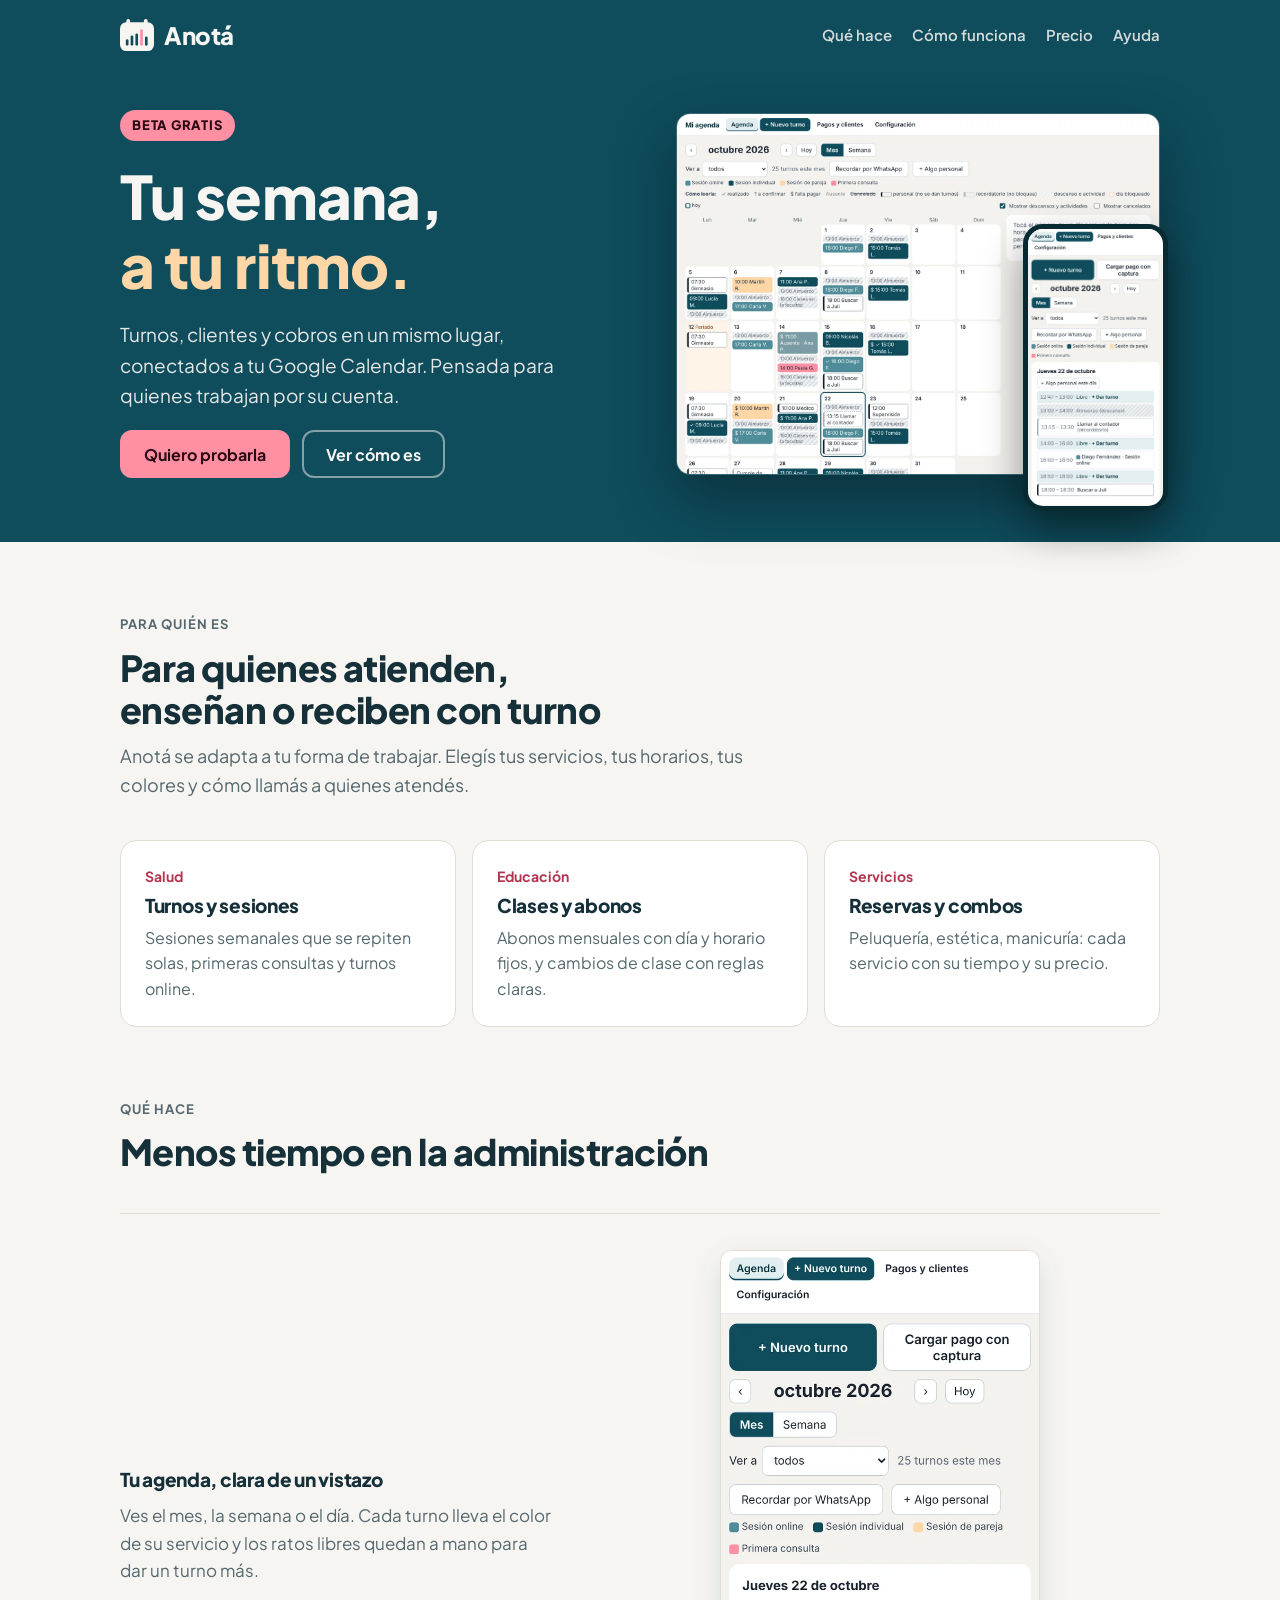
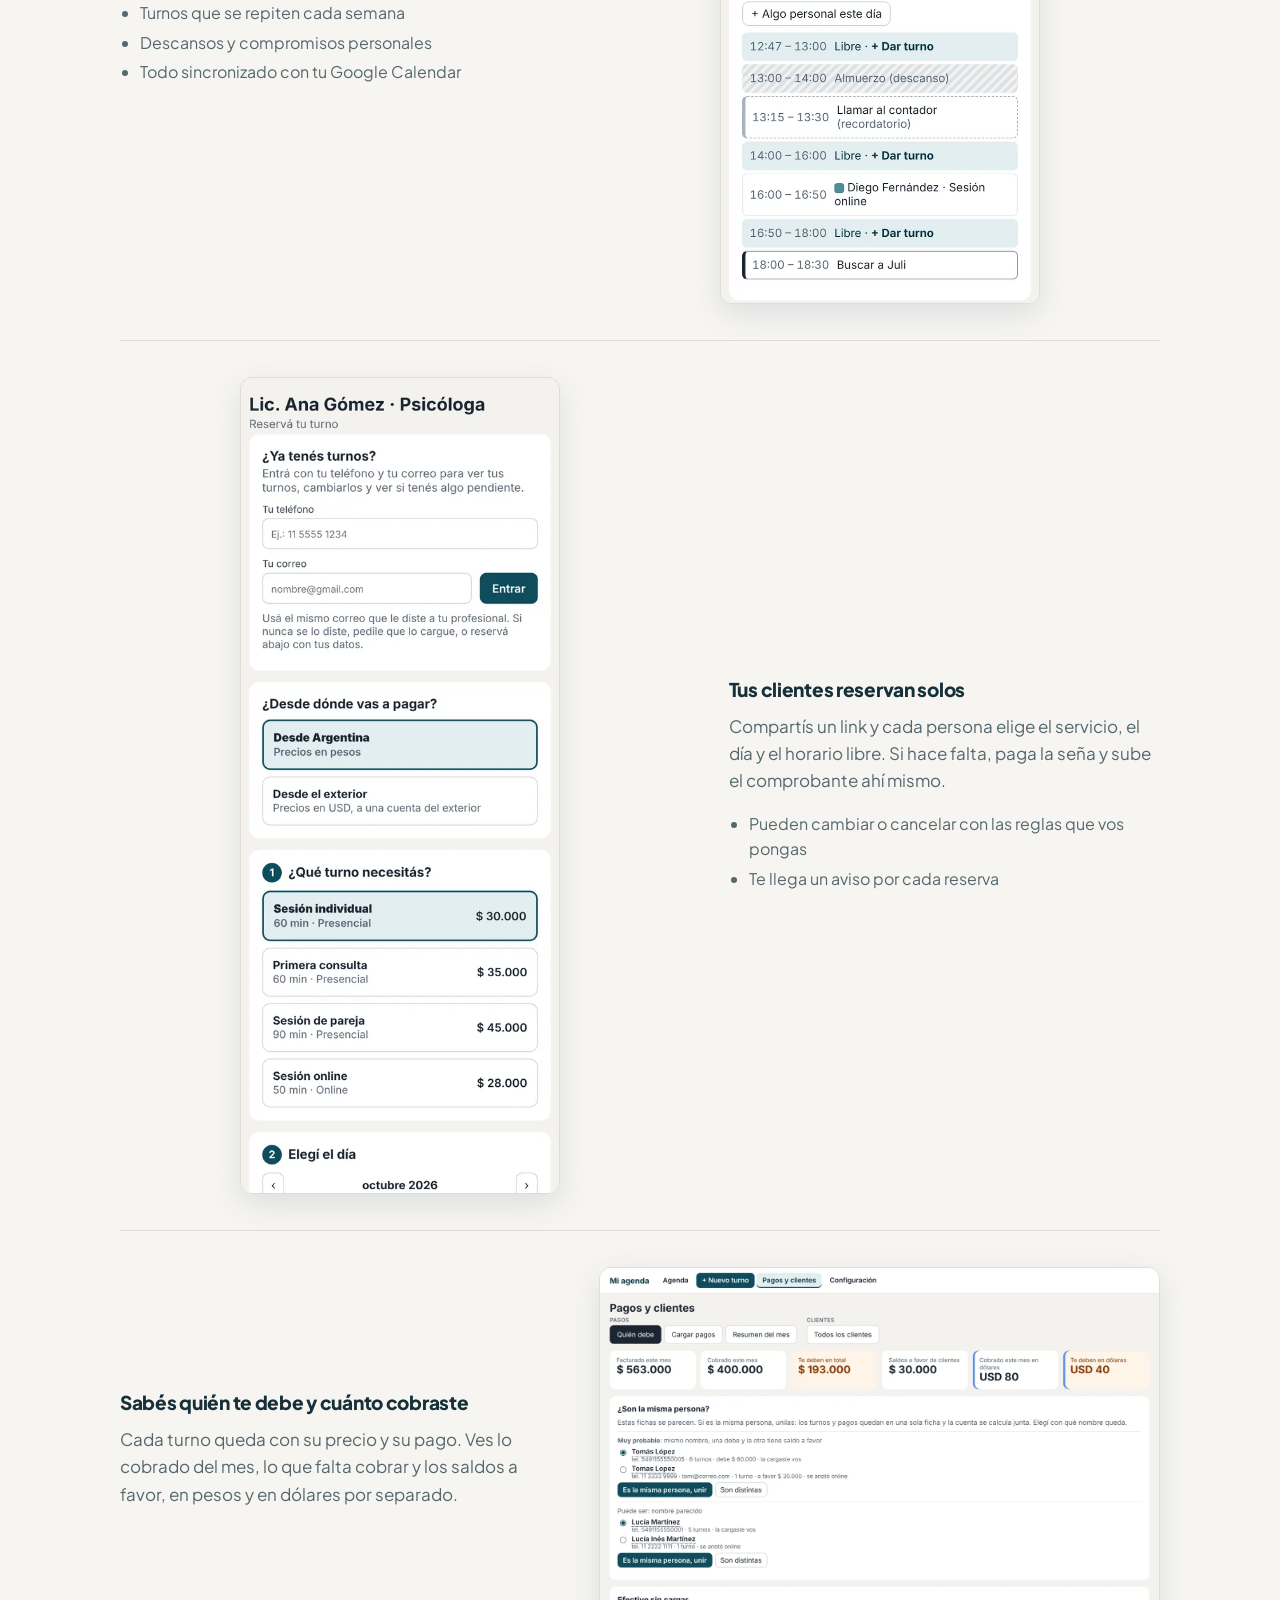
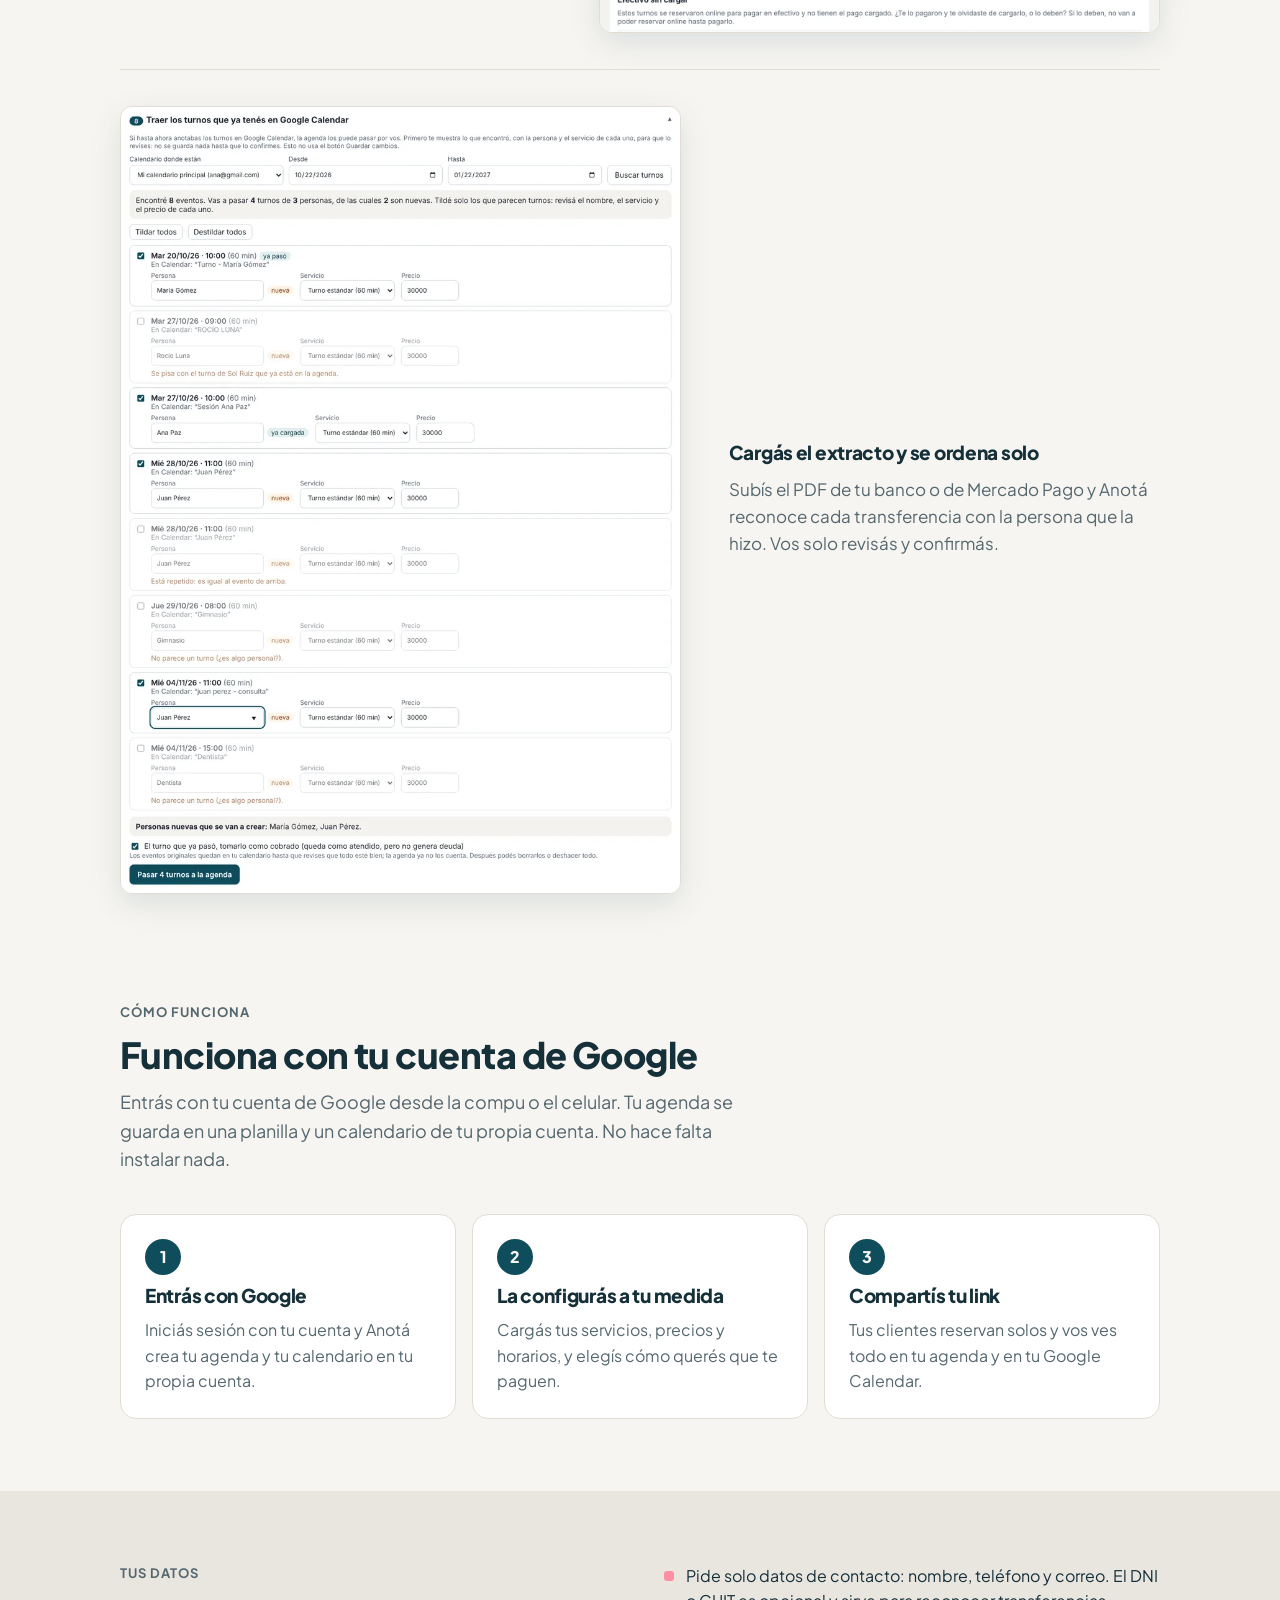
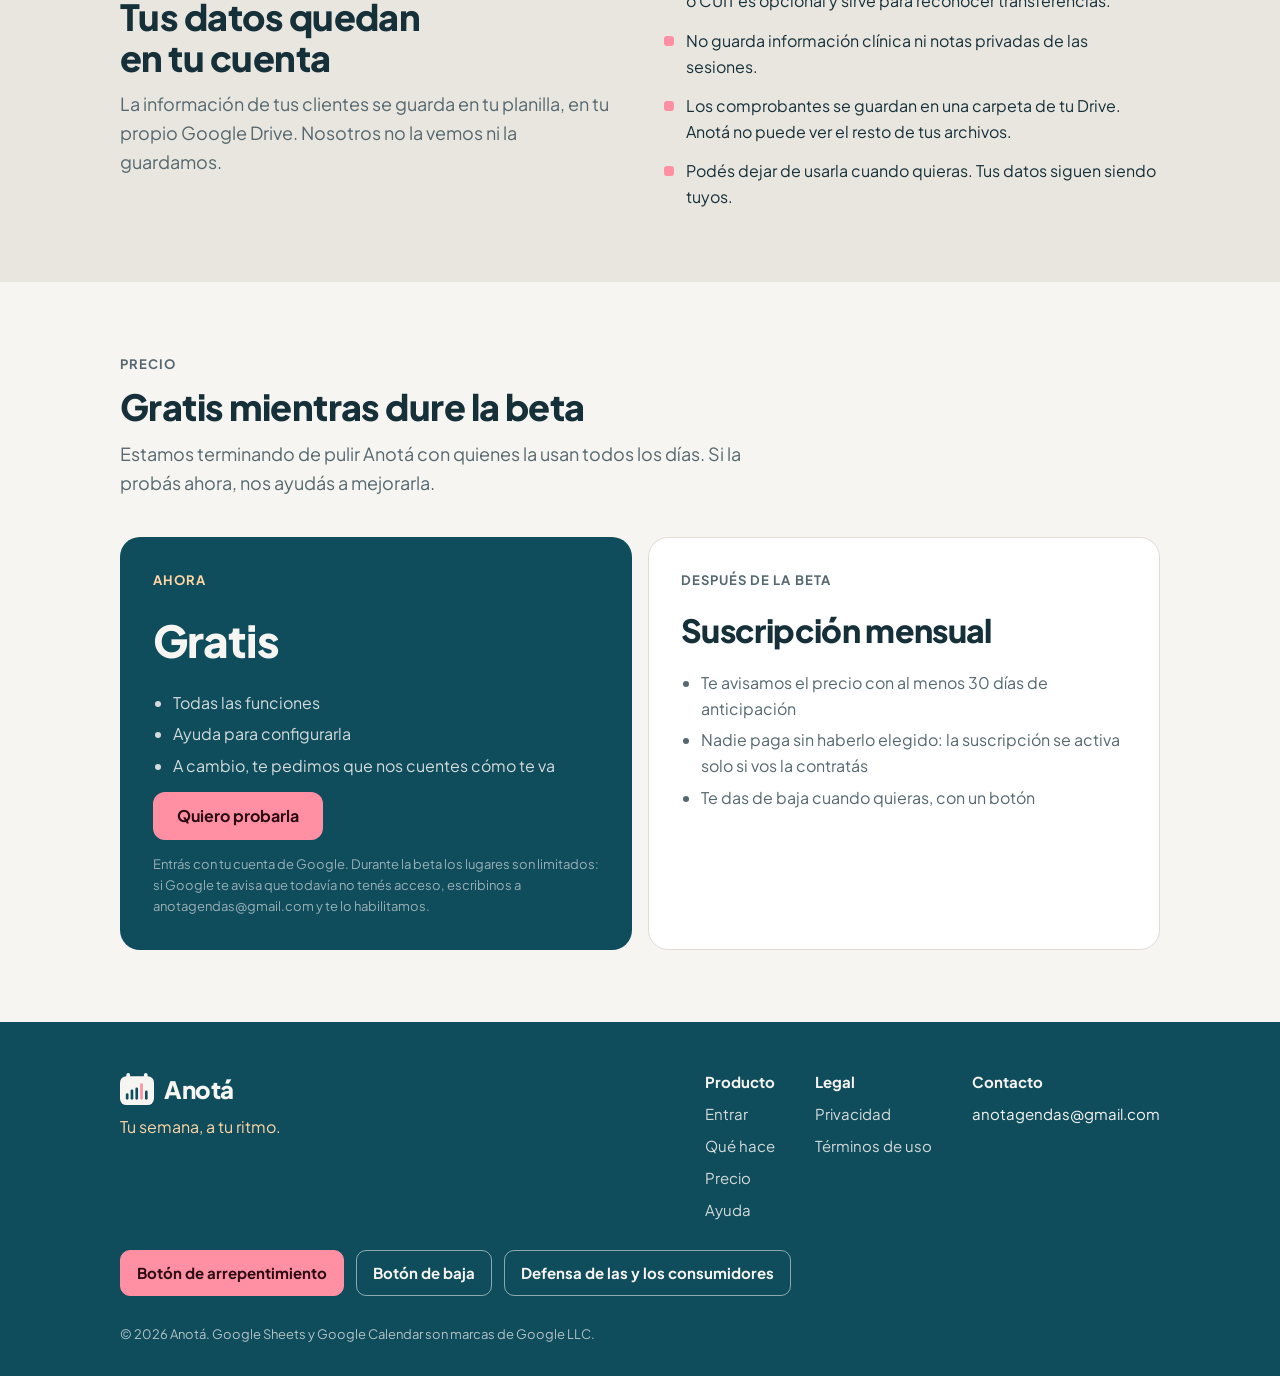
<file: index.html>
<!doctype html>
<html lang="es-AR">
<head>
<meta charset="utf-8">
<meta name="viewport" content="width=device-width, initial-scale=1, viewport-fit=cover">
<title>Anotá · Agenda para quienes trabajan por su cuenta</title>
<link rel="canonical" href="https://anota.ar/">
<meta name="description" content="Agenda, clientes y cobros en un mismo lugar, conectados a tu Google Calendar. Probala gratis durante la beta.">
<link rel="icon" href="logo.svg" type="image/svg+xml">
<link rel="preconnect" href="https://fonts.googleapis.com">
<link rel="preconnect" href="https://fonts.gstatic.com" crossorigin>
<link rel="stylesheet" href="https://fonts.googleapis.com/css2?family=Plus+Jakarta+Sans:wght@400;500;600;700;800&display=swap">
<link rel="stylesheet" href="estilos.css">
</head>
<body>

<header class="top">
  <div class="col">
    <a class="marca" href="index.html"><img src="logo-claro.svg" alt="">Anotá</a>
    <nav aria-label="Principal">
      <a href="#que-hace">Qué hace</a>
      <a href="#como-funciona">Cómo funciona</a>
      <a href="#precio">Precio</a>
      <a href="ayuda.html">Ayuda</a>
    </nav>
  </div>
</header>

<div class="hero">
  <div class="col">
    <div class="texto">
      <span class="beta-chip">Beta gratis</span>
      <h1>Tu semana,<br><span class="lema">a tu ritmo.</span></h1>
      <p class="bajada">Turnos, clientes y cobros en un mismo lugar, conectados a tu Google Calendar. Pensada para quienes trabajan por su cuenta.</p>
      <div class="acciones">
        <a class="btn btn-chicle" href="app/">Quiero probarla</a>
        <a class="btn btn-claro" href="#que-hace">Ver cómo es</a>
      </div>
    </div>
    <div class="pantallas">
      <img class="escritorio" src="img/agenda.webp" width="1400" height="1046" alt="Vista del mes en Anotá: cada turno con el color de su servicio, descansos y compromisos personales.">
      <img class="celular" src="img/agenda-celular.webp" width="600" height="1230" alt="Anotá en el celular: el día hora por hora, con los ratos libres para dar turnos.">
    </div>
  </div>
</div>

<main>
  <section>
    <div class="col">
      <div class="cabeza">
        <span class="eyebrow">Para quién es</span>
        <h2>Para quienes atienden, enseñan o reciben con turno</h2>
        <p>Anotá se adapta a tu forma de trabajar. Elegís tus servicios, tus horarios, tus colores y cómo llamás a quienes atendés.</p>
      </div>
      <div class="rubros">
        <div class="rubro"><span class="ej">Salud</span><h3>Turnos y sesiones</h3><p>Sesiones semanales que se repiten solas, primeras consultas y turnos online.</p></div>
        <div class="rubro"><span class="ej">Educación</span><h3>Clases y abonos</h3><p>Abonos mensuales con día y horario fijos, y cambios de clase con reglas claras.</p></div>
        <div class="rubro"><span class="ej">Servicios</span><h3>Reservas y combos</h3><p>Peluquería, estética, manicuría: cada servicio con su tiempo y su precio.</p></div>
      </div>
    </div>
  </section>

  <section id="que-hace" style="padding-top:0">
    <div class="col">
      <div class="cabeza">
        <span class="eyebrow">Qué hace</span>
        <h2>Menos tiempo en la administración</h2>
      </div>

      <div class="funcion">
        <div class="f-texto">
          <h3>Tu agenda, clara de un vistazo</h3>
          <p>Ves el mes, la semana o el día. Cada turno lleva el color de su servicio y los ratos libres quedan a mano para dar un turno más.</p>
          <ul><li>Turnos que se repiten cada semana</li><li>Descansos y compromisos personales</li><li>Todo sincronizado con tu Google Calendar</li></ul>
        </div>
        <div class="f-img angosta"><img src="img/agenda-celular.webp" width="600" height="1230" loading="lazy" alt="El día hora por hora en el celular, con los ratos libres para dar turnos."></div>
      </div>

      <div class="funcion invertida">
        <div class="f-texto">
          <h3>Tus clientes reservan solos</h3>
          <p>Compartís un link y cada persona elige el servicio, el día y el horario libre. Si hace falta, paga la seña y sube el comprobante ahí mismo.</p>
          <ul><li>Pueden cambiar o cancelar con las reglas que vos pongas</li><li>Te llega un aviso por cada reserva</li></ul>
        </div>
        <div class="f-img angosta"><img src="img/reservar.webp" width="500" height="1282" loading="lazy" alt="Página de reservas en el celular: elegir servicio y día."></div>
      </div>

      <div class="funcion">
        <div class="f-texto">
          <h3>Sabés quién te debe y cuánto cobraste</h3>
          <p>Cada turno queda con su precio y su pago. Ves lo cobrado del mes, lo que falta cobrar y los saldos a favor, en pesos y en dólares por separado.</p>
        </div>
        <div class="f-img"><img src="img/pagos.webp" width="1400" height="913" loading="lazy" alt="Pantalla de pagos: facturado, cobrado y lo que te deben."></div>
      </div>

      <div class="funcion invertida">
        <div class="f-texto">
          <h3>Cargás el extracto y se ordena solo</h3>
          <p>Subís el PDF de tu banco o de Mercado Pago y Anotá reconoce cada transferencia con la persona que la hizo. Vos solo revisás y confirmás.</p>
        </div>
        <div class="f-img"><img src="img/importar.webp" width="900" height="1265" loading="lazy" alt="Importar un extracto: cada movimiento con la persona que corresponde."></div>
      </div>

    </div>
  </section>

  <section id="como-funciona" style="padding-top:0">
    <div class="col">
      <div class="cabeza">
        <span class="eyebrow">Cómo funciona</span>
        <h2>Funciona con tu cuenta de Google</h2>
        <p>Entrás con tu cuenta de Google desde la compu o el celular. Tu agenda se guarda en una planilla y un calendario de tu propia cuenta. No hace falta instalar nada.</p>
      </div>
      <div class="pasos">
        <div class="paso"><h3>Entrás con Google</h3><p>Iniciás sesión con tu cuenta y Anotá crea tu agenda y tu calendario en tu propia cuenta.</p></div>
        <div class="paso"><h3>La configurás a tu medida</h3><p>Cargás tus servicios, precios y horarios, y elegís cómo querés que te paguen.</p></div>
        <div class="paso"><h3>Compartís tu link</h3><p>Tus clientes reservan solos y vos ves todo en tu agenda y en tu Google Calendar.</p></div>
      </div>
    </div>
  </section>

  <section class="datos">
    <div class="col">
      <div class="cabeza" style="margin-bottom:0">
        <span class="eyebrow">Tus datos</span>
        <h2>Tus datos quedan en tu cuenta</h2>
        <p>La información de tus clientes se guarda en tu planilla, en tu propio Google Drive. Nosotros no la vemos ni la guardamos.</p>
      </div>
      <ul>
        <li><span>Pide solo datos de contacto: nombre, teléfono y correo. El DNI o CUIT es opcional y sirve para reconocer transferencias.</span></li>
        <li><span>No guarda información clínica ni notas privadas de las sesiones.</span></li>
        <li><span>Los comprobantes se guardan en una carpeta de tu Drive. Anotá no puede ver el resto de tus archivos.</span></li>
        <li><span>Podés dejar de usarla cuando quieras. Tus datos siguen siendo tuyos.</span></li>
      </ul>
    </div>
  </section>

  <section id="precio">
    <div class="col">
      <div class="cabeza">
        <span class="eyebrow">Precio</span>
        <h2>Gratis mientras dure la beta</h2>
        <p>Estamos terminando de pulir Anotá con quienes la usan todos los días. Si la probás ahora, nos ayudás a mejorarla.</p>
      </div>
      <div class="precio">
        <div class="plan destacado">
          <span class="eyebrow" style="color:var(--banda-lema)">Ahora</span>
          <span class="monto">Gratis</span>
          <ul>
            <li>Todas las funciones</li>
            <li>Ayuda para configurarla</li>
            <li>A cambio, te pedimos que nos cuentes cómo te va</li>
          </ul>
          <div class="acciones"><a class="btn btn-chicle" href="app/">Quiero probarla</a></div>
          <p class="chico">Entrás con tu cuenta de Google. Durante la beta los lugares son limitados: si Google te avisa que todavía no tenés acceso, escribinos a anotagendas@gmail.com y te lo habilitamos.</p>
        </div>
        <div class="plan">
          <span class="eyebrow">Después de la beta</span>
          <span class="monto" style="font-size:32px">Suscripción mensual</span>
          <ul>
            <li>Te avisamos el precio con al menos 30 días de anticipación</li>
            <li>Nadie paga sin haberlo elegido: la suscripción se activa solo si vos la contratás</li>
            <li>Te das de baja cuando quieras, con un botón</li>
          </ul>
        </div>
      </div>
    </div>
  </section>
</main>

<footer>
  <div class="col">
    <div class="pie-arriba">
      <div>
        <a class="marca" href="index.html"><img src="logo-claro.svg" alt="">Anotá</a>
        <p class="lema">Tu semana, a tu ritmo.</p>
      </div>
      <div class="pie-links">
        <div><strong>Producto</strong><a href="app/">Entrar</a><a href="#que-hace">Qué hace</a><a href="#precio">Precio</a><a href="ayuda.html">Ayuda</a></div>
        <div><strong>Legal</strong><a href="privacidad.html">Privacidad</a><a href="terminos.html">Términos de uso</a></div>
        <div><strong>Contacto</strong><span>anotagendas@gmail.com</span></div>
      </div>
    </div>
    <div class="legales">
      <a class="arrep" href="arrepentimiento.html">Botón de arrepentimiento</a>
      <a href="baja.html">Botón de baja</a>
      <a href="https://www.argentina.gob.ar/produccion/defensadelconsumidor/formulario" target="_blank" rel="noopener">Defensa de las y los consumidores</a>
    </div>
    <p class="chico">© 2026 Anotá. Google Sheets y Google Calendar son marcas de Google LLC.</p>
  </div>
</footer>
</body>
</html>
</file>
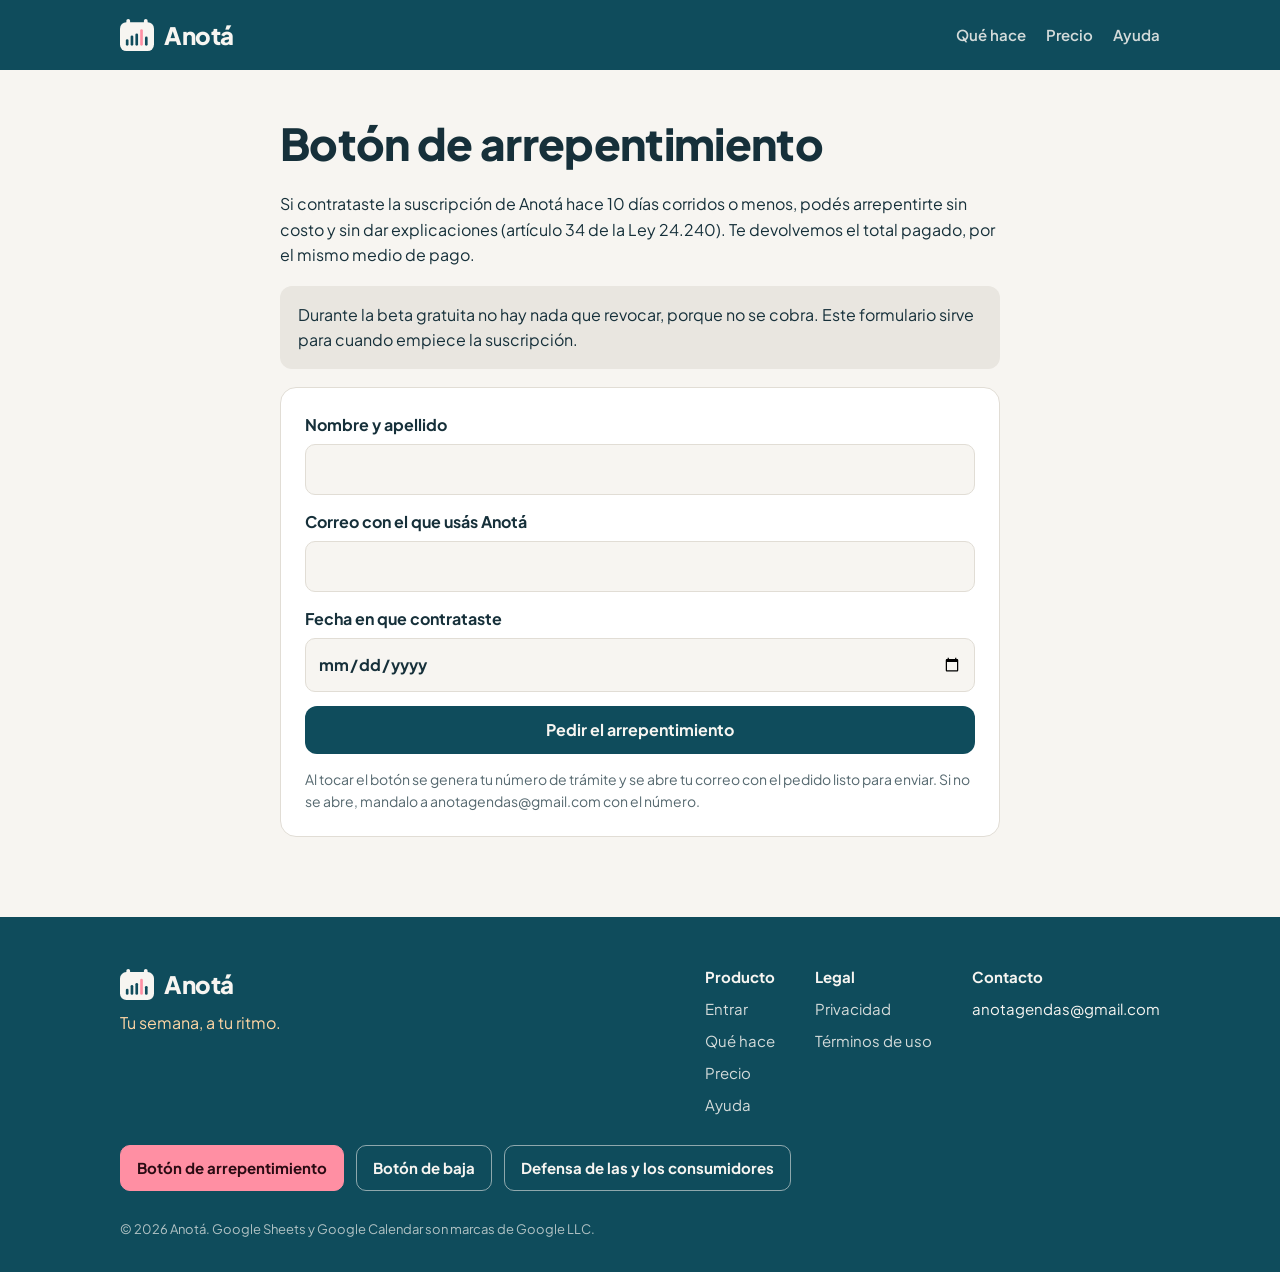
<file: arrepentimiento.html>
<!doctype html>
<html lang="es-AR">
<head>
<meta charset="utf-8">
<meta name="viewport" content="width=device-width, initial-scale=1, viewport-fit=cover">
<title>Botón de arrepentimiento · Anotá</title>
<link rel="canonical" href="https://anota.ar/arrepentimiento.html">
<meta name="description" content="Pedí la revocación de tu compra dentro de los 10 días.">
<link rel="icon" href="logo.svg" type="image/svg+xml">
<link rel="preconnect" href="https://fonts.googleapis.com">
<link rel="preconnect" href="https://fonts.gstatic.com" crossorigin>
<link rel="stylesheet" href="https://fonts.googleapis.com/css2?family=Plus+Jakarta+Sans:wght@400;500;600;700;800&display=swap">
<link rel="stylesheet" href="estilos.css">
</head>
<body>
<header class="top">
  <div class="col">
    <a class="marca" href="index.html"><img src="logo-claro.svg" alt="">Anotá</a>
    <nav aria-label="Principal">
      <a href="index.html#que-hace">Qué hace</a>
      <a href="index.html#precio">Precio</a>
      <a href="ayuda.html">Ayuda</a>
    </nav>
  </div>
</header>
<main class="doc"><div class="col">
<h1>Botón de arrepentimiento</h1>
<p>Si contrataste la suscripción de Anotá hace 10 días corridos o menos, podés arrepentirte sin costo y sin dar explicaciones (artículo 34 de la Ley 24.240). Te devolvemos el total pagado, por el mismo medio de pago.</p>
<p class="aviso">Durante la beta gratuita no hay nada que revocar, porque no se cobra. Este formulario sirve para cuando empiece la suscripción.</p>
<form class="formu" id="formu">
<label for="nombre">Nombre y apellido<input id="nombre" name="nombre" required autocomplete="name"></label>
<label for="correo">Correo con el que usás Anotá<input id="correo" name="correo" type="email" required autocomplete="email"></label>
<label for="fecha">Fecha en que contrataste<input id="fecha" name="fecha" type="date" required></label>
<button class="btn btn-acento" type="submit">Pedir el arrepentimiento</button>
<p class="nota">Al tocar el botón se genera tu número de trámite y se abre tu correo con el pedido listo para enviar. Si no se abre, mandalo a anotagendas@gmail.com con el número.</p>
</form>
<div class="resultado" id="resultado" hidden></div></div></main>
<footer>
  <div class="col">
    <div class="pie-arriba">
      <div>
        <a class="marca" href="index.html"><img src="logo-claro.svg" alt="">Anotá</a>
        <p class="lema">Tu semana, a tu ritmo.</p>
      </div>
      <div class="pie-links">
        <div><strong>Producto</strong><a href="app/">Entrar</a><a href="index.html#que-hace">Qué hace</a><a href="index.html#precio">Precio</a><a href="ayuda.html">Ayuda</a></div>
        <div><strong>Legal</strong><a href="privacidad.html">Privacidad</a><a href="terminos.html">Términos de uso</a></div>
        <div><strong>Contacto</strong><span>anotagendas@gmail.com</span></div>
      </div>
    </div>
    <div class="legales">
      <a class="arrep" href="arrepentimiento.html">Botón de arrepentimiento</a>
      <a href="baja.html">Botón de baja</a>
      <a href="https://www.argentina.gob.ar/produccion/defensadelconsumidor/formulario" target="_blank" rel="noopener">Defensa de las y los consumidores</a>
    </div>
    <p class="chico">© 2026 Anotá. Google Sheets y Google Calendar son marcas de Google LLC.</p>
  </div>
</footer>
<script>
document.getElementById('formu').addEventListener('submit',function(e){
  e.preventDefault();
  var f=e.target, n='Arr'.toUpperCase()+'-'+new Date().toISOString().slice(0,10).replace(/-/g,'')+'-'+Math.random().toString(36).slice(2,7).toUpperCase();
  var campos=[].slice.call(f.querySelectorAll('input,textarea')).map(function(i){return i.previousSibling.textContent.trim()+': '+i.value;}).join('\n');
  var r=document.getElementById('resultado');
  r.textContent='';
  var b=document.createElement('strong'); b.textContent='Tu número de trámite es '+n+'. ';
  r.appendChild(b); r.appendChild(document.createTextNode('Dentro de las 24 horas te confirmamos por correo que recibimos tu pedido, con este mismo número.'));
  r.hidden=false;
  location.href='mailto:anotagendas@gmail.com?subject='+encodeURIComponent('Arrepentimiento '+n)+'&body='+encodeURIComponent('Número de trámite: '+n+'\n'+campos);
});
</script>
</body>
</html>
</file>
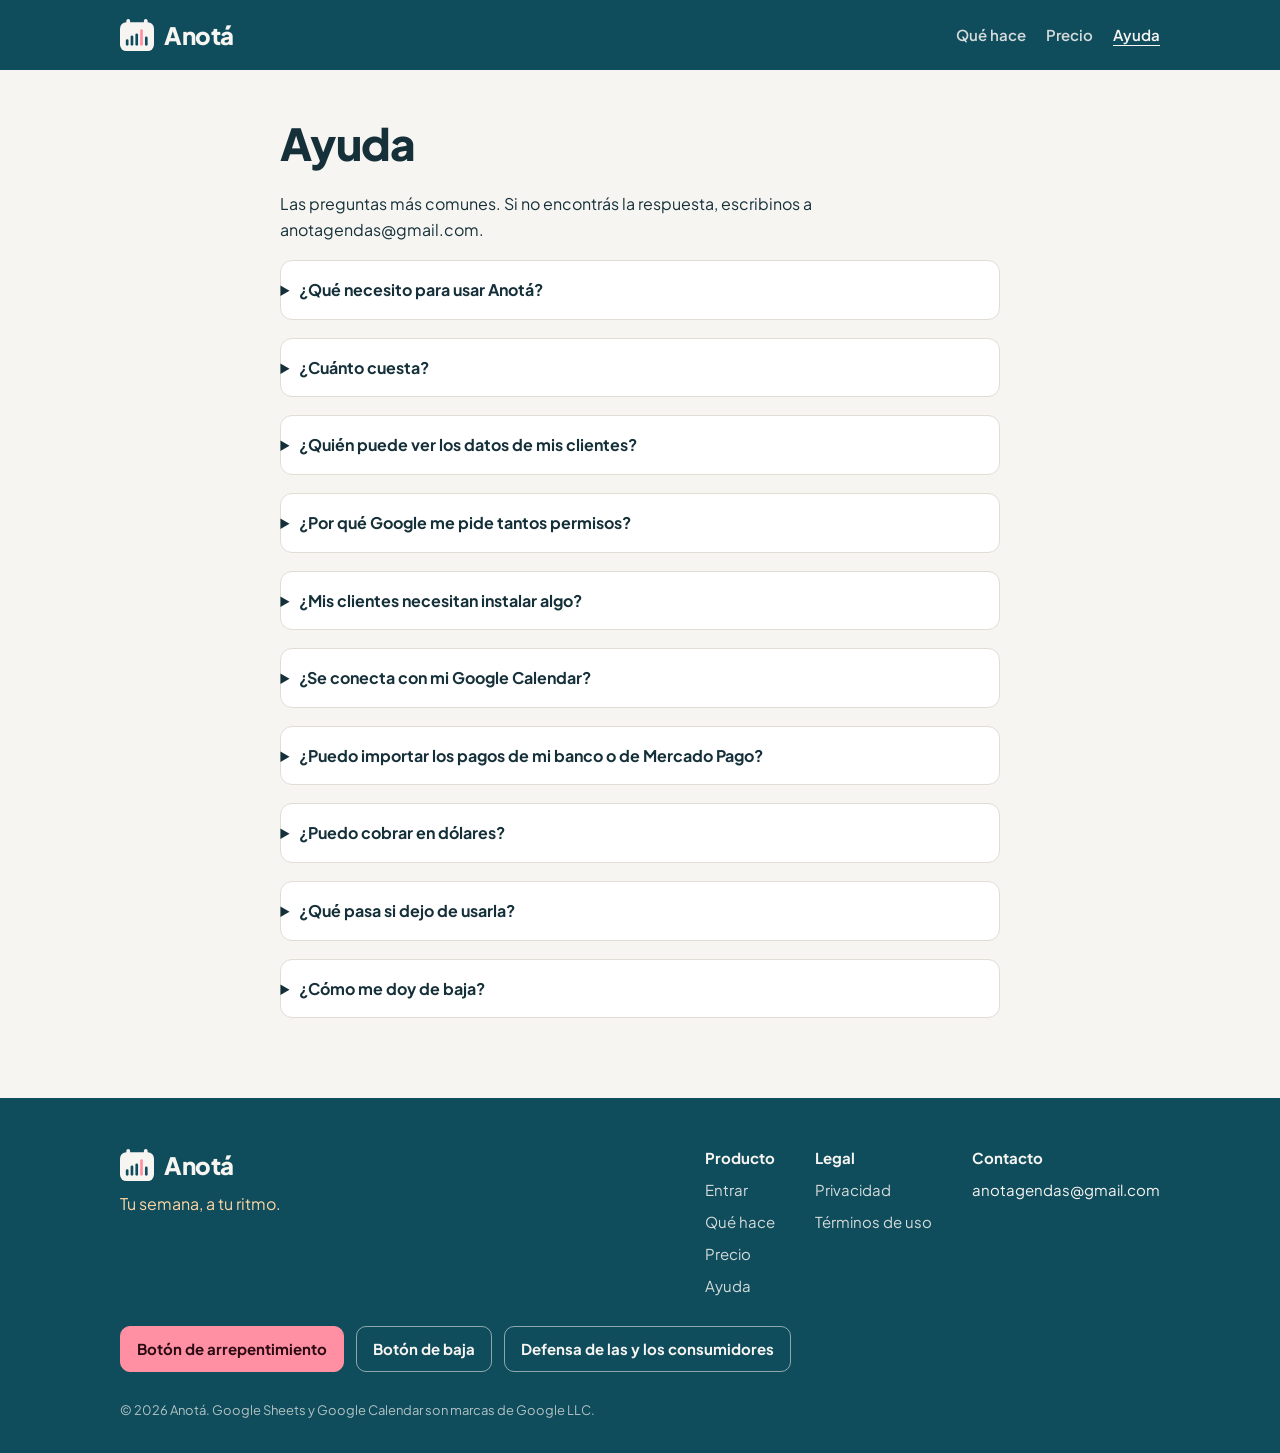
<file: ayuda.html>
<!doctype html>
<html lang="es-AR">
<head>
<meta charset="utf-8">
<meta name="viewport" content="width=device-width, initial-scale=1, viewport-fit=cover">
<title>Ayuda · Anotá</title>
<link rel="canonical" href="https://anota.ar/ayuda.html">
<meta name="description" content="Preguntas frecuentes sobre Anotá.">
<link rel="icon" href="logo.svg" type="image/svg+xml">
<link rel="preconnect" href="https://fonts.googleapis.com">
<link rel="preconnect" href="https://fonts.gstatic.com" crossorigin>
<link rel="stylesheet" href="https://fonts.googleapis.com/css2?family=Plus+Jakarta+Sans:wght@400;500;600;700;800&display=swap">
<link rel="stylesheet" href="estilos.css">
</head>
<body>
<header class="top">
  <div class="col">
    <a class="marca" href="index.html"><img src="logo-claro.svg" alt="">Anotá</a>
    <nav aria-label="Principal">
      <a href="index.html#que-hace">Qué hace</a>
      <a href="index.html#precio">Precio</a>
      <a href="ayuda.html" aria-current="page">Ayuda</a>
    </nav>
  </div>
</header>
<main class="doc"><div class="col">
<h1>Ayuda</h1>
<p>Las preguntas más comunes. Si no encontrás la respuesta, escribinos a anotagendas@gmail.com.</p>
<details><summary>¿Qué necesito para usar Anotá?</summary><p>Una cuenta de Google (Gmail) y conexión a internet. Funciona en la computadora y en el celular, desde el navegador.</p></details>
<details><summary>¿Cuánto cuesta?</summary><p>Durante la beta es gratis. Cuando termine, va a tener una suscripción mensual. Te avisamos el precio con al menos 30 días de anticipación, y solo pagás si la contratás.</p></details>
<details><summary>¿Quién puede ver los datos de mis clientes?</summary><p>Solo vos. Quedan en tu planilla, en tu Google Drive. Nosotros no tenemos acceso. Más detalles en la <a href="privacidad.html">política de privacidad</a>.</p></details>
<details><summary>¿Por qué Google me pide tantos permisos?</summary><p>Cada permiso tiene un uso concreto: guardar tu agenda en la planilla, poner los turnos en tu Calendar, guardar comprobantes y mandar las confirmaciones desde tu correo. El detalle de cada uno está en la <a href="privacidad.html">política de privacidad</a>.</p></details>
<details><summary>¿Mis clientes necesitan instalar algo?</summary><p>No. Reservan desde un link que les compartís, con su teléfono y su correo. No necesitan cuenta de Google.</p></details>
<details><summary>¿Se conecta con mi Google Calendar?</summary><p>Sí. Los turnos aparecen en un calendario de tu agenda dentro de tu Google Calendar, y Anotá tiene en cuenta tus otros eventos para no darte turnos cuando estás ocupado.</p></details>
<details><summary>¿Puedo importar los pagos de mi banco o de Mercado Pago?</summary><p>Sí. Subís el extracto en PDF y Anotá reconoce cada transferencia con la persona que la hizo. Antes de guardar, vos revisás y confirmás.</p></details>
<details><summary>¿Puedo cobrar en dólares?</summary><p>Sí. Podés poner precios para quienes pagan desde el exterior. Los montos en pesos y en dólares se muestran por separado, sin convertir.</p></details>
<details><summary>¿Qué pasa si dejo de usarla?</summary><p>Tus datos siguen en tu planilla y en tu Calendar. Podés seguir viéndolos o borrarlos cuando quieras.</p></details>
<details><summary>¿Cómo me doy de baja?</summary><p>Desde el <a href="baja.html">botón de baja</a>. Seguís usando Anotá hasta el final del mes pagado.</p></details>
</div></main>
<footer>
  <div class="col">
    <div class="pie-arriba">
      <div>
        <a class="marca" href="index.html"><img src="logo-claro.svg" alt="">Anotá</a>
        <p class="lema">Tu semana, a tu ritmo.</p>
      </div>
      <div class="pie-links">
        <div><strong>Producto</strong><a href="app/">Entrar</a><a href="index.html#que-hace">Qué hace</a><a href="index.html#precio">Precio</a><a href="ayuda.html">Ayuda</a></div>
        <div><strong>Legal</strong><a href="privacidad.html">Privacidad</a><a href="terminos.html">Términos de uso</a></div>
        <div><strong>Contacto</strong><span>anotagendas@gmail.com</span></div>
      </div>
    </div>
    <div class="legales">
      <a class="arrep" href="arrepentimiento.html">Botón de arrepentimiento</a>
      <a href="baja.html">Botón de baja</a>
      <a href="https://www.argentina.gob.ar/produccion/defensadelconsumidor/formulario" target="_blank" rel="noopener">Defensa de las y los consumidores</a>
    </div>
    <p class="chico">© 2026 Anotá. Google Sheets y Google Calendar son marcas de Google LLC.</p>
  </div>
</footer>
</body>
</html>
</file>
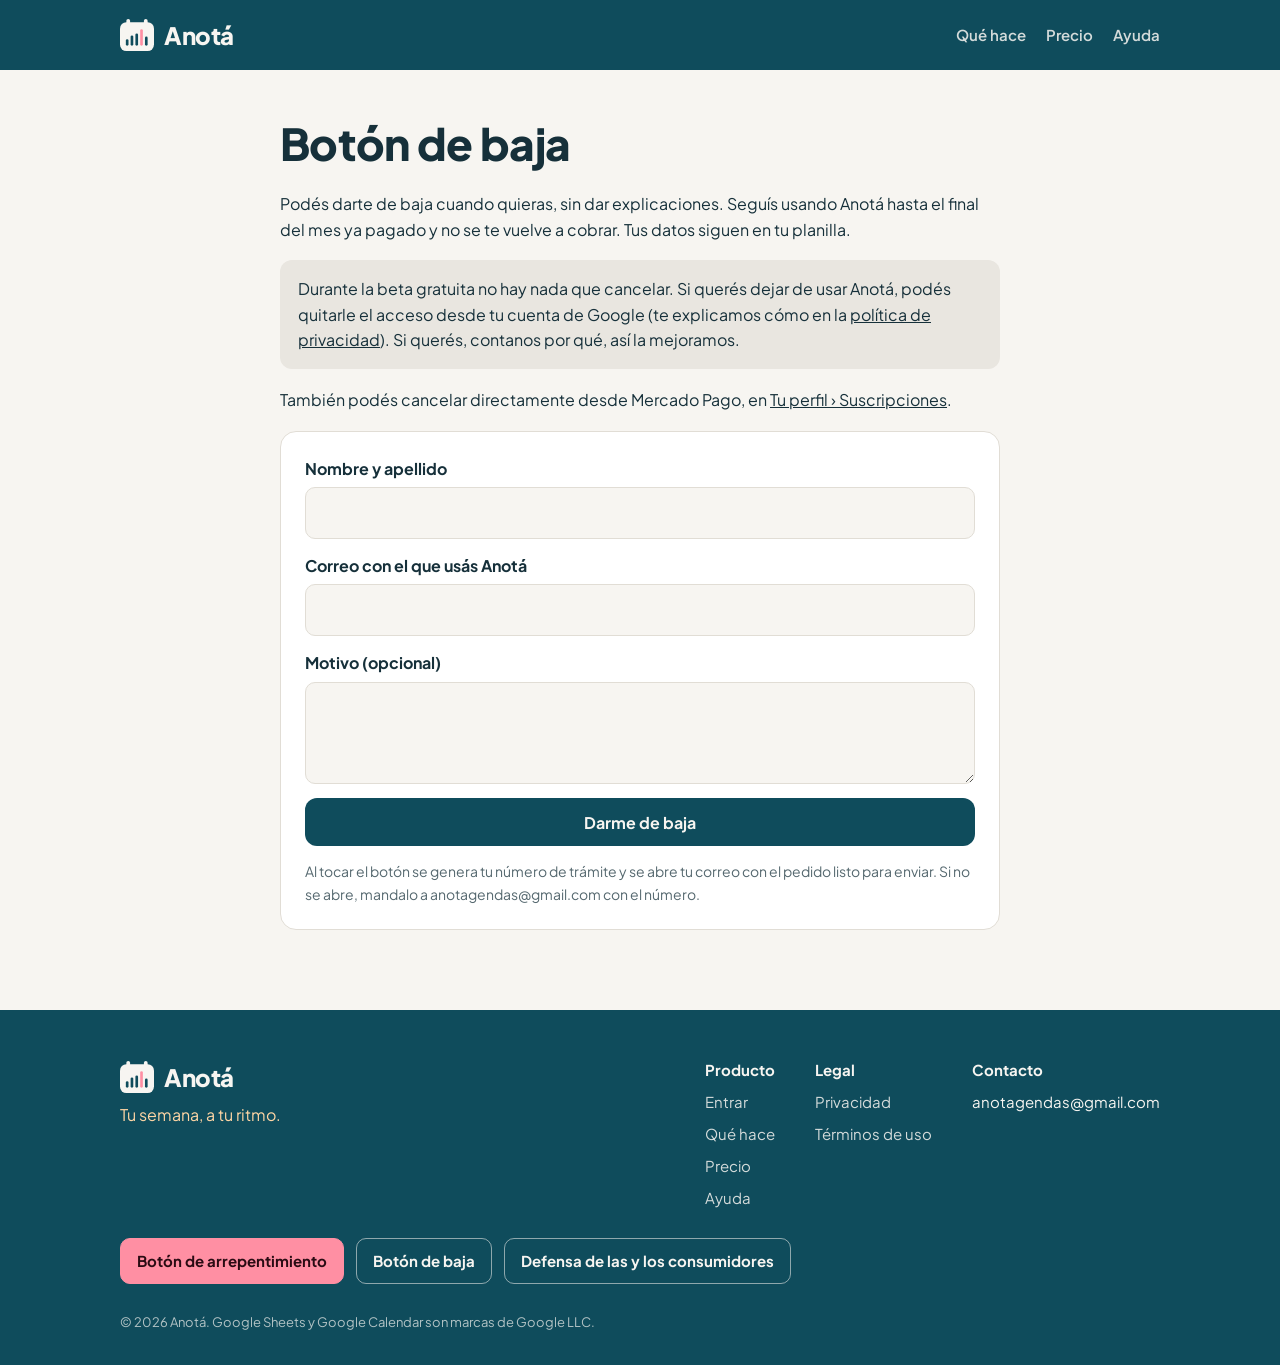
<file: baja.html>
<!doctype html>
<html lang="es-AR">
<head>
<meta charset="utf-8">
<meta name="viewport" content="width=device-width, initial-scale=1, viewport-fit=cover">
<title>Botón de baja · Anotá</title>
<link rel="canonical" href="https://anota.ar/baja.html">
<meta name="description" content="Date de baja de la suscripción de Anotá.">
<link rel="icon" href="logo.svg" type="image/svg+xml">
<link rel="preconnect" href="https://fonts.googleapis.com">
<link rel="preconnect" href="https://fonts.gstatic.com" crossorigin>
<link rel="stylesheet" href="https://fonts.googleapis.com/css2?family=Plus+Jakarta+Sans:wght@400;500;600;700;800&display=swap">
<link rel="stylesheet" href="estilos.css">
</head>
<body>
<header class="top">
  <div class="col">
    <a class="marca" href="index.html"><img src="logo-claro.svg" alt="">Anotá</a>
    <nav aria-label="Principal">
      <a href="index.html#que-hace">Qué hace</a>
      <a href="index.html#precio">Precio</a>
      <a href="ayuda.html">Ayuda</a>
    </nav>
  </div>
</header>
<main class="doc"><div class="col">
<h1>Botón de baja</h1>
<p>Podés darte de baja cuando quieras, sin dar explicaciones. Seguís usando Anotá hasta el final del mes ya pagado y no se te vuelve a cobrar. Tus datos siguen en tu planilla.</p>
<p class="aviso">Durante la beta gratuita no hay nada que cancelar. Si querés dejar de usar Anotá, podés quitarle el acceso desde tu cuenta de Google (te explicamos cómo en la <a href="privacidad.html">política de privacidad</a>). Si querés, contanos por qué, así la mejoramos.</p>
<p>También podés cancelar directamente desde Mercado Pago, en <a href="https://www.mercadopago.com.ar/subscriptions" target="_blank" rel="noopener">Tu perfil › Suscripciones</a>.</p>
<form class="formu" id="formu">
<label for="nombre">Nombre y apellido<input id="nombre" name="nombre" required autocomplete="name"></label>
<label for="correo">Correo con el que usás Anotá<input id="correo" name="correo" type="email" required autocomplete="email"></label>
<label for="motivo">Motivo (opcional)<textarea id="motivo" name="motivo" rows="3"></textarea></label>
<button class="btn btn-acento" type="submit">Darme de baja</button>
<p class="nota">Al tocar el botón se genera tu número de trámite y se abre tu correo con el pedido listo para enviar. Si no se abre, mandalo a anotagendas@gmail.com con el número.</p>
</form>
<div class="resultado" id="resultado" hidden></div></div></main>
<footer>
  <div class="col">
    <div class="pie-arriba">
      <div>
        <a class="marca" href="index.html"><img src="logo-claro.svg" alt="">Anotá</a>
        <p class="lema">Tu semana, a tu ritmo.</p>
      </div>
      <div class="pie-links">
        <div><strong>Producto</strong><a href="app/">Entrar</a><a href="index.html#que-hace">Qué hace</a><a href="index.html#precio">Precio</a><a href="ayuda.html">Ayuda</a></div>
        <div><strong>Legal</strong><a href="privacidad.html">Privacidad</a><a href="terminos.html">Términos de uso</a></div>
        <div><strong>Contacto</strong><span>anotagendas@gmail.com</span></div>
      </div>
    </div>
    <div class="legales">
      <a class="arrep" href="arrepentimiento.html">Botón de arrepentimiento</a>
      <a href="baja.html">Botón de baja</a>
      <a href="https://www.argentina.gob.ar/produccion/defensadelconsumidor/formulario" target="_blank" rel="noopener">Defensa de las y los consumidores</a>
    </div>
    <p class="chico">© 2026 Anotá. Google Sheets y Google Calendar son marcas de Google LLC.</p>
  </div>
</footer>
<script>
document.getElementById('formu').addEventListener('submit',function(e){
  e.preventDefault();
  var f=e.target, n='Baj'.toUpperCase()+'-'+new Date().toISOString().slice(0,10).replace(/-/g,'')+'-'+Math.random().toString(36).slice(2,7).toUpperCase();
  var campos=[].slice.call(f.querySelectorAll('input,textarea')).map(function(i){return i.previousSibling.textContent.trim()+': '+i.value;}).join('\n');
  var r=document.getElementById('resultado');
  r.textContent='';
  var b=document.createElement('strong'); b.textContent='Tu número de trámite es '+n+'. ';
  r.appendChild(b); r.appendChild(document.createTextNode('Dentro de las 24 horas te confirmamos la baja por correo, con este mismo número.'));
  r.hidden=false;
  location.href='mailto:anotagendas@gmail.com?subject='+encodeURIComponent('Baja '+n)+'&body='+encodeURIComponent('Número de trámite: '+n+'\n'+campos);
});
</script>
</body>
</html>
</file>
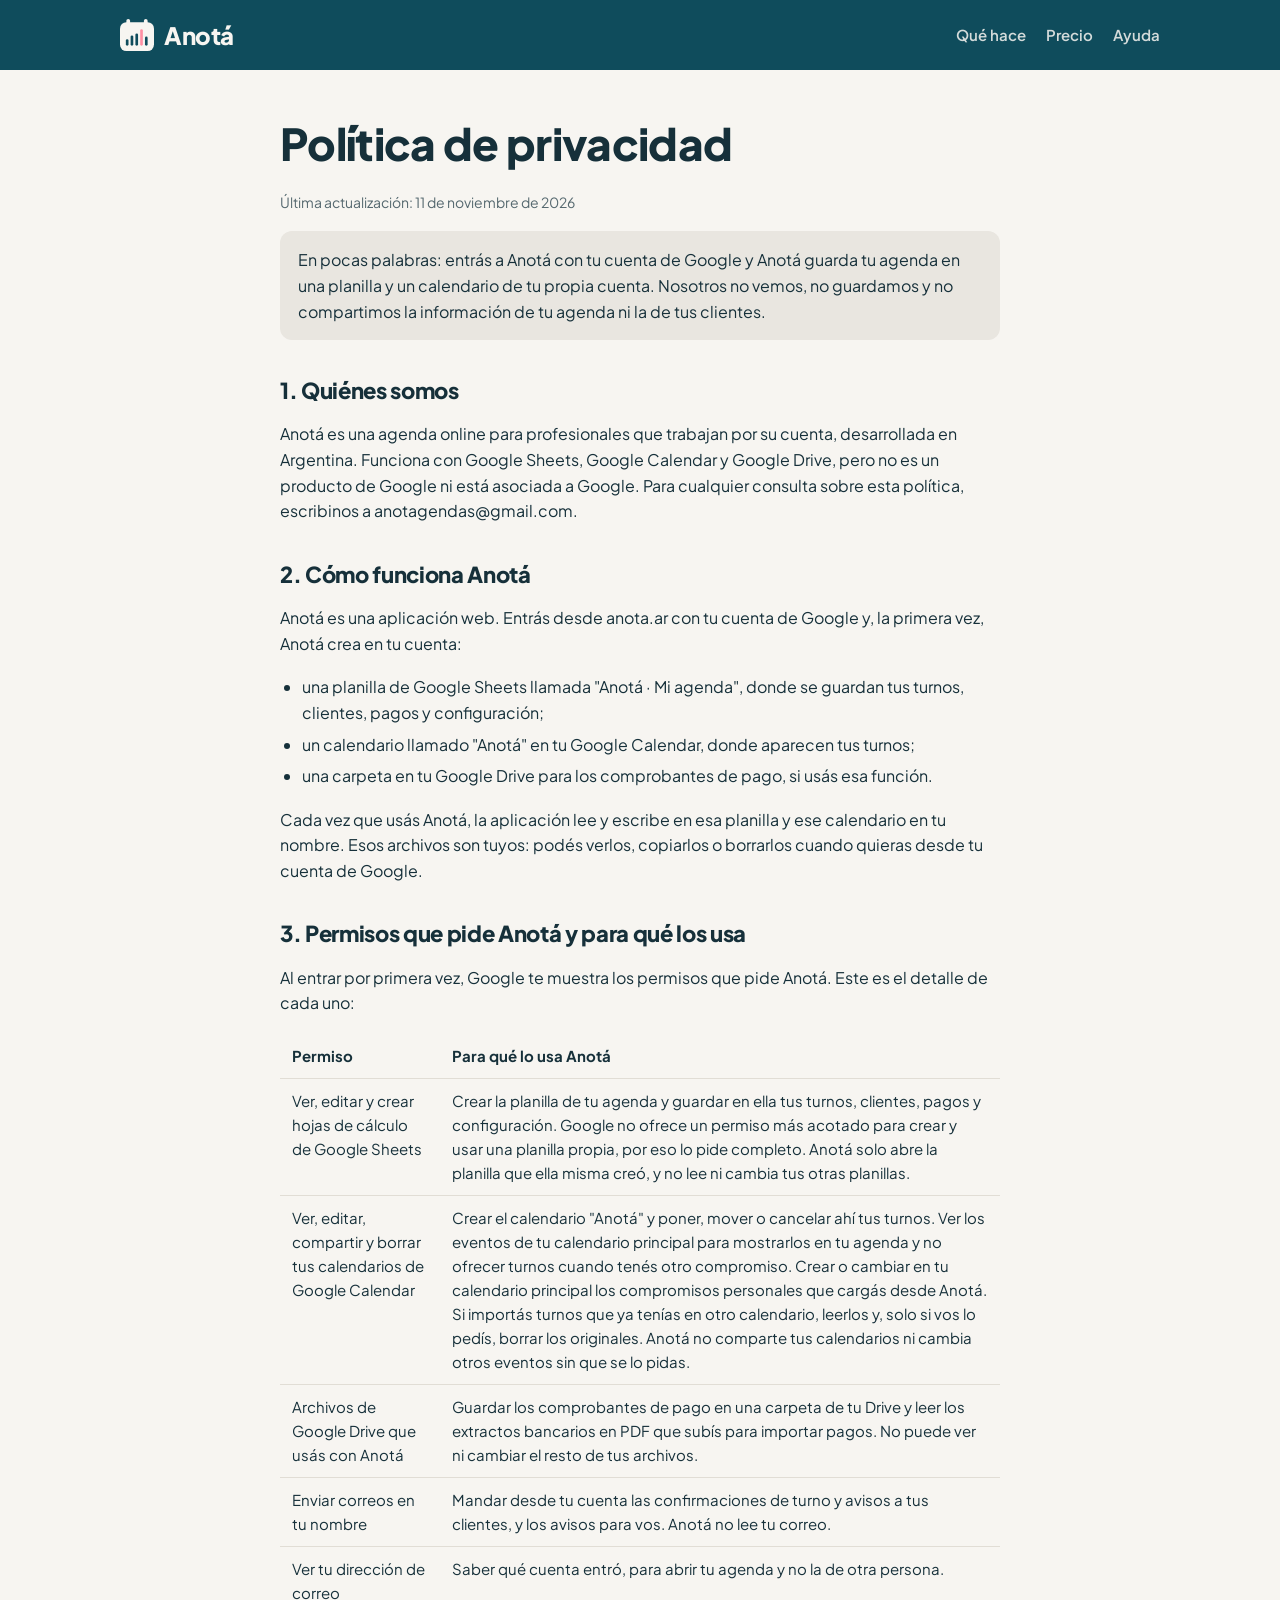
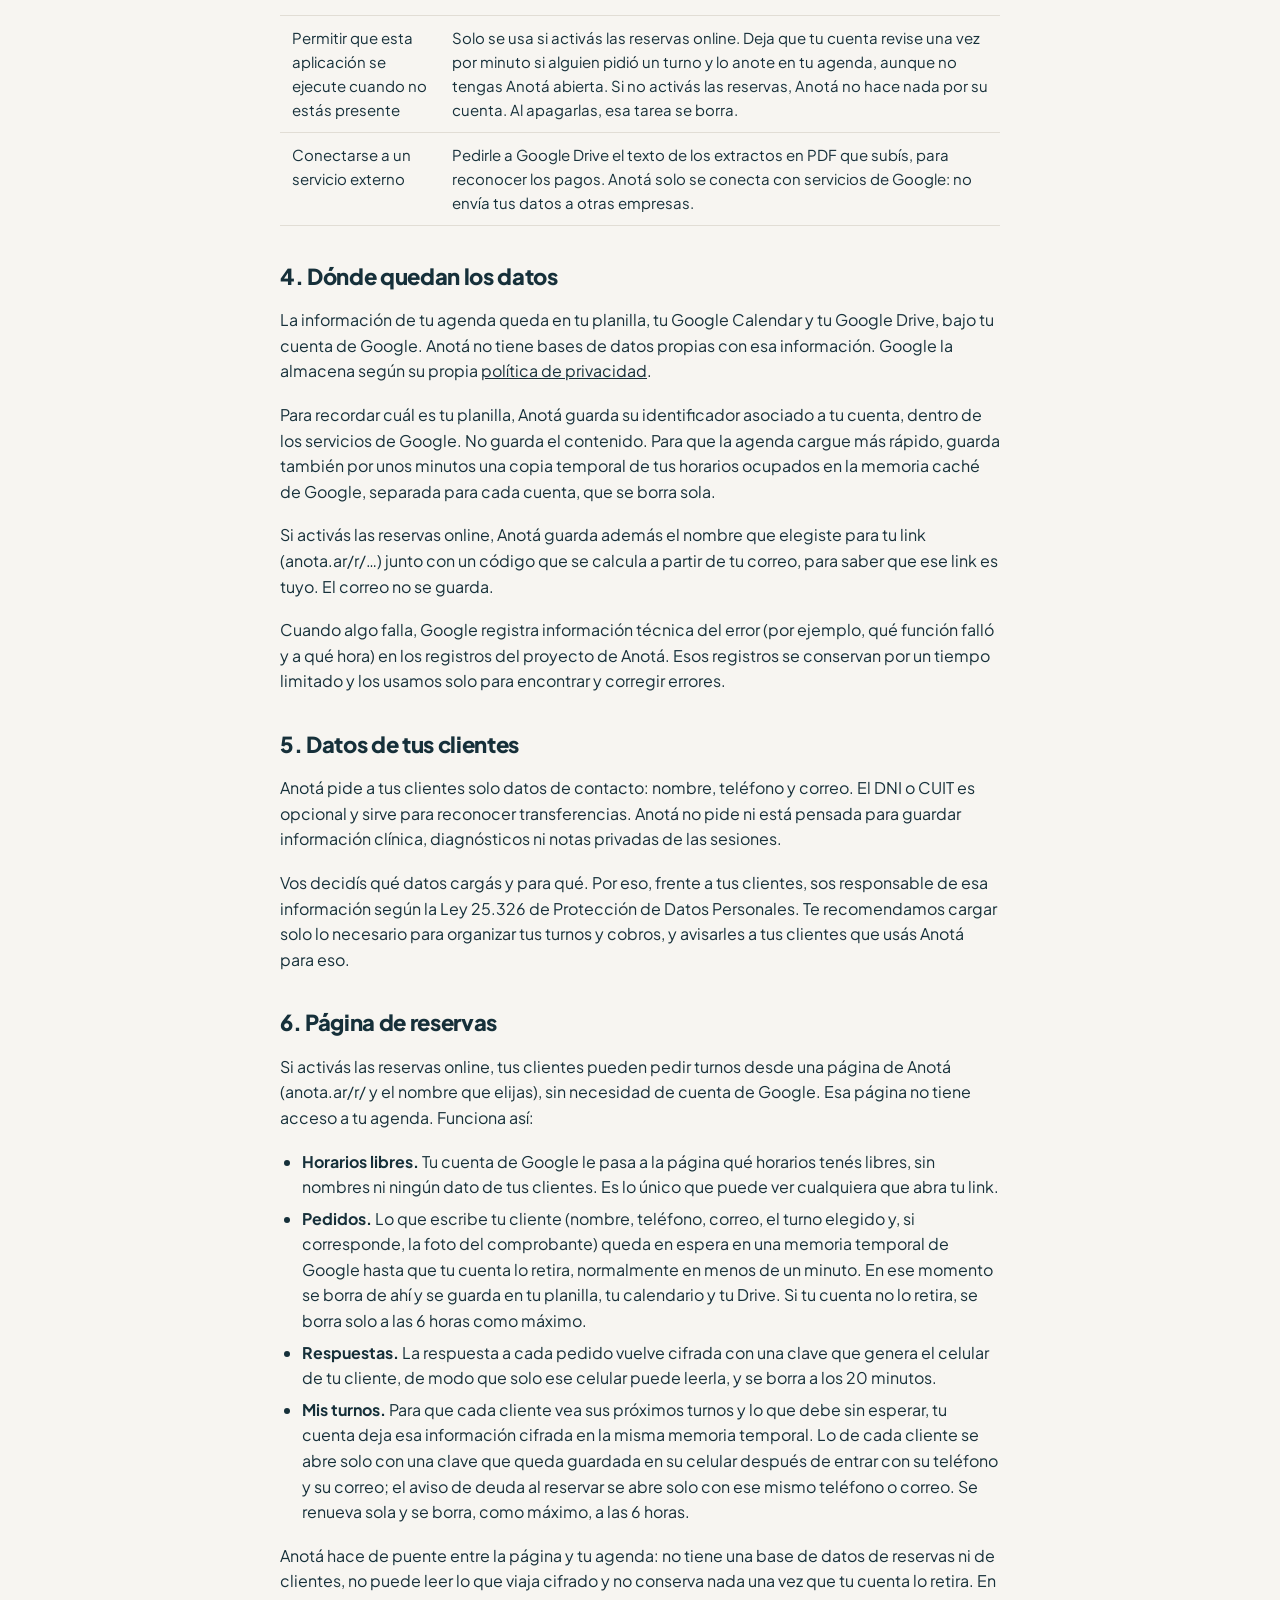
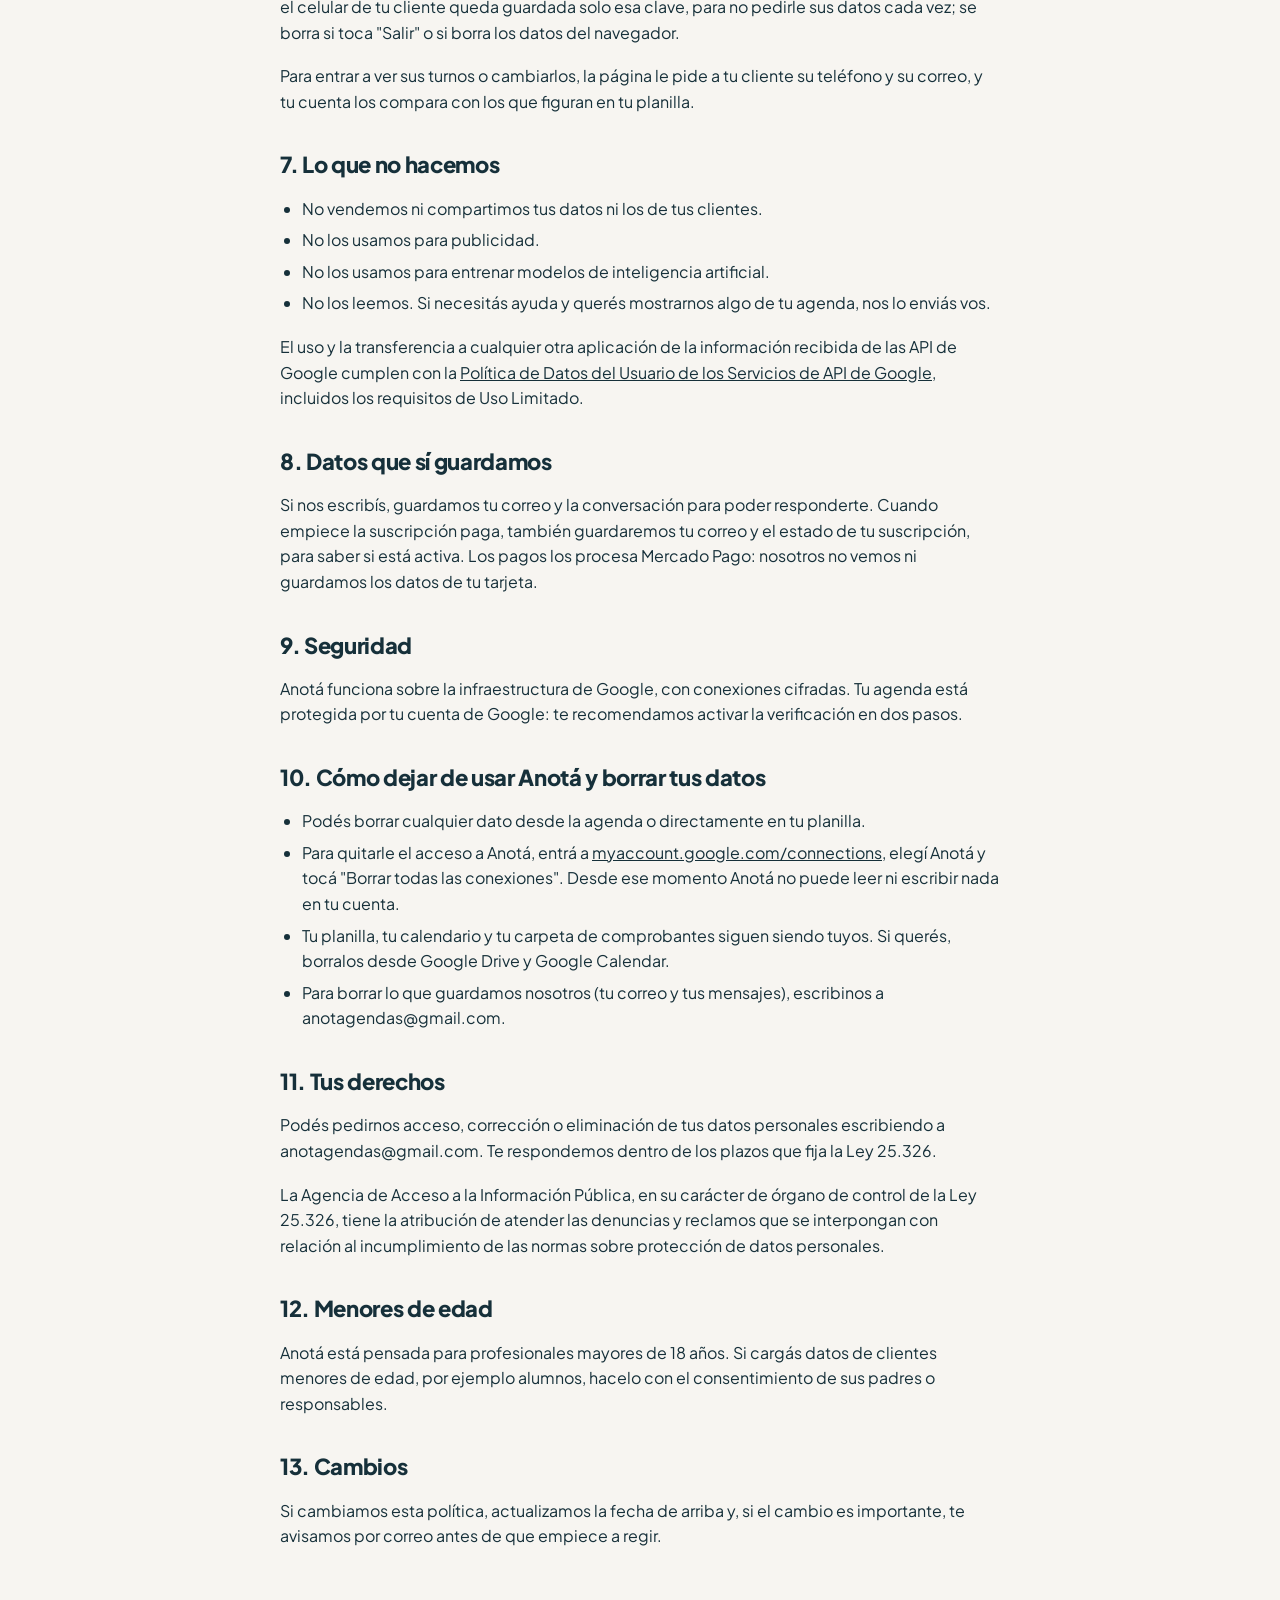
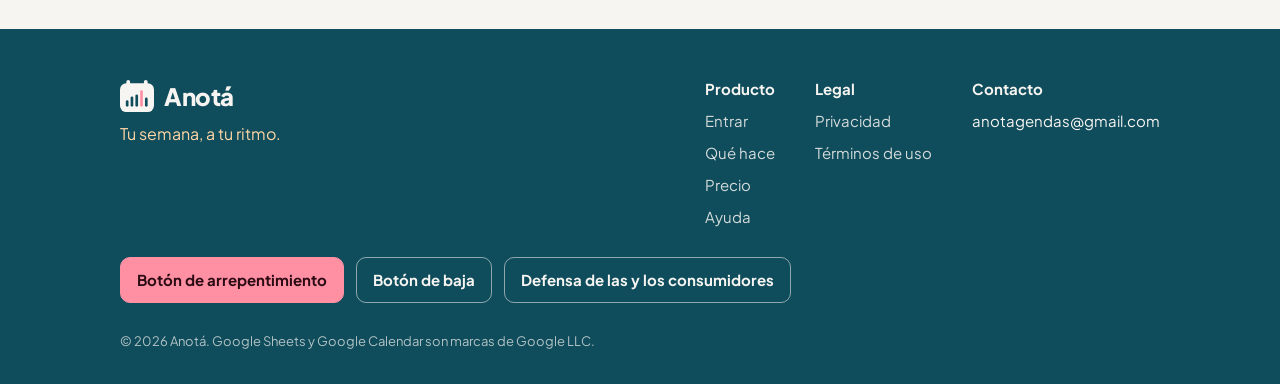
<file: privacidad.html>
<!doctype html>
<html lang="es-AR">
<head>
<meta charset="utf-8">
<meta name="viewport" content="width=device-width, initial-scale=1, viewport-fit=cover">
<title>Política de privacidad · Anotá</title>
<link rel="canonical" href="https://anota.ar/privacidad.html">
<meta name="description" content="Qué datos usa Anotá, para qué y dónde quedan guardados.">
<link rel="icon" href="logo.svg" type="image/svg+xml">
<link rel="preconnect" href="https://fonts.googleapis.com">
<link rel="preconnect" href="https://fonts.gstatic.com" crossorigin>
<link rel="stylesheet" href="https://fonts.googleapis.com/css2?family=Plus+Jakarta+Sans:wght@400;500;600;700;800&display=swap">
<link rel="stylesheet" href="estilos.css">
</head>
<body>
<header class="top">
  <div class="col">
    <a class="marca" href="index.html"><img src="logo-claro.svg" alt="">Anotá</a>
    <nav aria-label="Principal">
      <a href="index.html#que-hace">Qué hace</a>
      <a href="index.html#precio">Precio</a>
      <a href="ayuda.html">Ayuda</a>
    </nav>
  </div>
</header>
<main class="doc"><div class="col">
<h1>Política de privacidad</h1>
<p class="actualizado">Última actualización: 11 de noviembre de 2026</p>
<p class="aviso">En pocas palabras: entrás a Anotá con tu cuenta de Google y Anotá guarda tu agenda en una planilla y un calendario de tu propia cuenta. Nosotros no vemos, no guardamos y no compartimos la información de tu agenda ni la de tus clientes.</p>

<h2>1. Quiénes somos</h2>
<p>Anotá es una agenda online para profesionales que trabajan por su cuenta, desarrollada en Argentina. Funciona con Google Sheets, Google Calendar y Google Drive, pero no es un producto de Google ni está asociada a Google. Para cualquier consulta sobre esta política, escribinos a anotagendas@gmail.com.</p>

<h2>2. Cómo funciona Anotá</h2>
<p>Anotá es una aplicación web. Entrás desde anota.ar con tu cuenta de Google y, la primera vez, Anotá crea en tu cuenta:</p>
<ul>
<li>una planilla de Google Sheets llamada "Anotá · Mi agenda", donde se guardan tus turnos, clientes, pagos y configuración;</li>
<li>un calendario llamado "Anotá" en tu Google Calendar, donde aparecen tus turnos;</li>
<li>una carpeta en tu Google Drive para los comprobantes de pago, si usás esa función.</li>
</ul>
<p>Cada vez que usás Anotá, la aplicación lee y escribe en esa planilla y ese calendario en tu nombre. Esos archivos son tuyos: podés verlos, copiarlos o borrarlos cuando quieras desde tu cuenta de Google.</p>

<h2>3. Permisos que pide Anotá y para qué los usa</h2>
<p>Al entrar por primera vez, Google te muestra los permisos que pide Anotá. Este es el detalle de cada uno:</p>
<div class="tabla"><table>
<tr><th>Permiso</th><th>Para qué lo usa Anotá</th></tr>
<tr><td>Ver, editar y crear hojas de cálculo de Google Sheets</td><td>Crear la planilla de tu agenda y guardar en ella tus turnos, clientes, pagos y configuración. Google no ofrece un permiso más acotado para crear y usar una planilla propia, por eso lo pide completo. Anotá solo abre la planilla que ella misma creó, y no lee ni cambia tus otras planillas.</td></tr>
<tr><td>Ver, editar, compartir y borrar tus calendarios de Google Calendar</td><td>Crear el calendario "Anotá" y poner, mover o cancelar ahí tus turnos. Ver los eventos de tu calendario principal para mostrarlos en tu agenda y no ofrecer turnos cuando tenés otro compromiso. Crear o cambiar en tu calendario principal los compromisos personales que cargás desde Anotá. Si importás turnos que ya tenías en otro calendario, leerlos y, solo si vos lo pedís, borrar los originales. Anotá no comparte tus calendarios ni cambia otros eventos sin que se lo pidas.</td></tr>
<tr><td>Archivos de Google Drive que usás con Anotá</td><td>Guardar los comprobantes de pago en una carpeta de tu Drive y leer los extractos bancarios en PDF que subís para importar pagos. No puede ver ni cambiar el resto de tus archivos.</td></tr>
<tr><td>Enviar correos en tu nombre</td><td>Mandar desde tu cuenta las confirmaciones de turno y avisos a tus clientes, y los avisos para vos. Anotá no lee tu correo.</td></tr>
<tr><td>Ver tu dirección de correo</td><td>Saber qué cuenta entró, para abrir tu agenda y no la de otra persona.</td></tr>
<tr><td>Permitir que esta aplicación se ejecute cuando no estás presente</td><td>Solo se usa si activás las reservas online. Deja que tu cuenta revise una vez por minuto si alguien pidió un turno y lo anote en tu agenda, aunque no tengas Anotá abierta. Si no activás las reservas, Anotá no hace nada por su cuenta. Al apagarlas, esa tarea se borra.</td></tr>
<tr><td>Conectarse a un servicio externo</td><td>Pedirle a Google Drive el texto de los extractos en PDF que subís, para reconocer los pagos. Anotá solo se conecta con servicios de Google: no envía tus datos a otras empresas.</td></tr>
</table></div>

<h2>4. Dónde quedan los datos</h2>
<p>La información de tu agenda queda en tu planilla, tu Google Calendar y tu Google Drive, bajo tu cuenta de Google. Anotá no tiene bases de datos propias con esa información. Google la almacena según su propia <a href="https://policies.google.com/privacy?hl=es" target="_blank" rel="noopener">política de privacidad</a>.</p>
<p>Para recordar cuál es tu planilla, Anotá guarda su identificador asociado a tu cuenta, dentro de los servicios de Google. No guarda el contenido. Para que la agenda cargue más rápido, guarda también por unos minutos una copia temporal de tus horarios ocupados en la memoria caché de Google, separada para cada cuenta, que se borra sola.</p>
<p>Si activás las reservas online, Anotá guarda además el nombre que elegiste para tu link (anota.ar/r/…) junto con un código que se calcula a partir de tu correo, para saber que ese link es tuyo. El correo no se guarda.</p>
<p>Cuando algo falla, Google registra información técnica del error (por ejemplo, qué función falló y a qué hora) en los registros del proyecto de Anotá. Esos registros se conservan por un tiempo limitado y los usamos solo para encontrar y corregir errores.</p>

<h2>5. Datos de tus clientes</h2>
<p>Anotá pide a tus clientes solo datos de contacto: nombre, teléfono y correo. El DNI o CUIT es opcional y sirve para reconocer transferencias. Anotá no pide ni está pensada para guardar información clínica, diagnósticos ni notas privadas de las sesiones.</p>
<p>Vos decidís qué datos cargás y para qué. Por eso, frente a tus clientes, sos responsable de esa información según la Ley 25.326 de Protección de Datos Personales. Te recomendamos cargar solo lo necesario para organizar tus turnos y cobros, y avisarles a tus clientes que usás Anotá para eso.</p>

<h2>6. Página de reservas</h2>
<p>Si activás las reservas online, tus clientes pueden pedir turnos desde una página de Anotá (anota.ar/r/ y el nombre que elijas), sin necesidad de cuenta de Google. Esa página no tiene acceso a tu agenda. Funciona así:</p>
<ul>
<li><b>Horarios libres.</b> Tu cuenta de Google le pasa a la página qué horarios tenés libres, sin nombres ni ningún dato de tus clientes. Es lo único que puede ver cualquiera que abra tu link.</li>
<li><b>Pedidos.</b> Lo que escribe tu cliente (nombre, teléfono, correo, el turno elegido y, si corresponde, la foto del comprobante) queda en espera en una memoria temporal de Google hasta que tu cuenta lo retira, normalmente en menos de un minuto. En ese momento se borra de ahí y se guarda en tu planilla, tu calendario y tu Drive. Si tu cuenta no lo retira, se borra solo a las 6 horas como máximo.</li>
<li><b>Respuestas.</b> La respuesta a cada pedido vuelve cifrada con una clave que genera el celular de tu cliente, de modo que solo ese celular puede leerla, y se borra a los 20 minutos.</li>
<li><b>Mis turnos.</b> Para que cada cliente vea sus próximos turnos y lo que debe sin esperar, tu cuenta deja esa información cifrada en la misma memoria temporal. Lo de cada cliente se abre solo con una clave que queda guardada en su celular después de entrar con su teléfono y su correo; el aviso de deuda al reservar se abre solo con ese mismo teléfono o correo. Se renueva sola y se borra, como máximo, a las 6 horas.</li>
</ul>
<p>Anotá hace de puente entre la página y tu agenda: no tiene una base de datos de reservas ni de clientes, no puede leer lo que viaja cifrado y no conserva nada una vez que tu cuenta lo retira. En el celular de tu cliente queda guardada solo esa clave, para no pedirle sus datos cada vez; se borra si toca "Salir" o si borra los datos del navegador.</p>
<p>Para entrar a ver sus turnos o cambiarlos, la página le pide a tu cliente su teléfono y su correo, y tu cuenta los compara con los que figuran en tu planilla.</p>

<h2>7. Lo que no hacemos</h2>
<ul>
<li>No vendemos ni compartimos tus datos ni los de tus clientes.</li>
<li>No los usamos para publicidad.</li>
<li>No los usamos para entrenar modelos de inteligencia artificial.</li>
<li>No los leemos. Si necesitás ayuda y querés mostrarnos algo de tu agenda, nos lo enviás vos.</li>
</ul>
<p>El uso y la transferencia a cualquier otra aplicación de la información recibida de las API de Google cumplen con la <a href="https://developers.google.com/terms/api-services-user-data-policy?hl=es" target="_blank" rel="noopener">Política de Datos del Usuario de los Servicios de API de Google</a>, incluidos los requisitos de Uso Limitado.</p>

<h2>8. Datos que sí guardamos</h2>
<p>Si nos escribís, guardamos tu correo y la conversación para poder responderte. Cuando empiece la suscripción paga, también guardaremos tu correo y el estado de tu suscripción, para saber si está activa. Los pagos los procesa Mercado Pago: nosotros no vemos ni guardamos los datos de tu tarjeta.</p>

<h2>9. Seguridad</h2>
<p>Anotá funciona sobre la infraestructura de Google, con conexiones cifradas. Tu agenda está protegida por tu cuenta de Google: te recomendamos activar la verificación en dos pasos.</p>

<h2>10. Cómo dejar de usar Anotá y borrar tus datos</h2>
<ul>
<li>Podés borrar cualquier dato desde la agenda o directamente en tu planilla.</li>
<li>Para quitarle el acceso a Anotá, entrá a <a href="https://myaccount.google.com/connections" target="_blank" rel="noopener">myaccount.google.com/connections</a>, elegí Anotá y tocá "Borrar todas las conexiones". Desde ese momento Anotá no puede leer ni escribir nada en tu cuenta.</li>
<li>Tu planilla, tu calendario y tu carpeta de comprobantes siguen siendo tuyos. Si querés, borralos desde Google Drive y Google Calendar.</li>
<li>Para borrar lo que guardamos nosotros (tu correo y tus mensajes), escribinos a anotagendas@gmail.com.</li>
</ul>

<h2>11. Tus derechos</h2>
<p>Podés pedirnos acceso, corrección o eliminación de tus datos personales escribiendo a anotagendas@gmail.com. Te respondemos dentro de los plazos que fija la Ley 25.326.</p>
<p>La Agencia de Acceso a la Información Pública, en su carácter de órgano de control de la Ley 25.326, tiene la atribución de atender las denuncias y reclamos que se interpongan con relación al incumplimiento de las normas sobre protección de datos personales.</p>

<h2>12. Menores de edad</h2>
<p>Anotá está pensada para profesionales mayores de 18 años. Si cargás datos de clientes menores de edad, por ejemplo alumnos, hacelo con el consentimiento de sus padres o responsables.</p>

<h2>13. Cambios</h2>
<p>Si cambiamos esta política, actualizamos la fecha de arriba y, si el cambio es importante, te avisamos por correo antes de que empiece a regir.</p>
</div></main>
<footer>
  <div class="col">
    <div class="pie-arriba">
      <div>
        <a class="marca" href="index.html"><img src="logo-claro.svg" alt="">Anotá</a>
        <p class="lema">Tu semana, a tu ritmo.</p>
      </div>
      <div class="pie-links">
        <div><strong>Producto</strong><a href="app/">Entrar</a><a href="index.html#que-hace">Qué hace</a><a href="index.html#precio">Precio</a><a href="ayuda.html">Ayuda</a></div>
        <div><strong>Legal</strong><a href="privacidad.html">Privacidad</a><a href="terminos.html">Términos de uso</a></div>
        <div><strong>Contacto</strong><span>anotagendas@gmail.com</span></div>
      </div>
    </div>
    <div class="legales">
      <a class="arrep" href="arrepentimiento.html">Botón de arrepentimiento</a>
      <a href="baja.html">Botón de baja</a>
      <a href="https://www.argentina.gob.ar/produccion/defensadelconsumidor/formulario" target="_blank" rel="noopener">Defensa de las y los consumidores</a>
    </div>
    <p class="chico">© 2026 Anotá. Google Sheets y Google Calendar son marcas de Google LLC.</p>
  </div>
</footer>
</body>
</html>
</file>
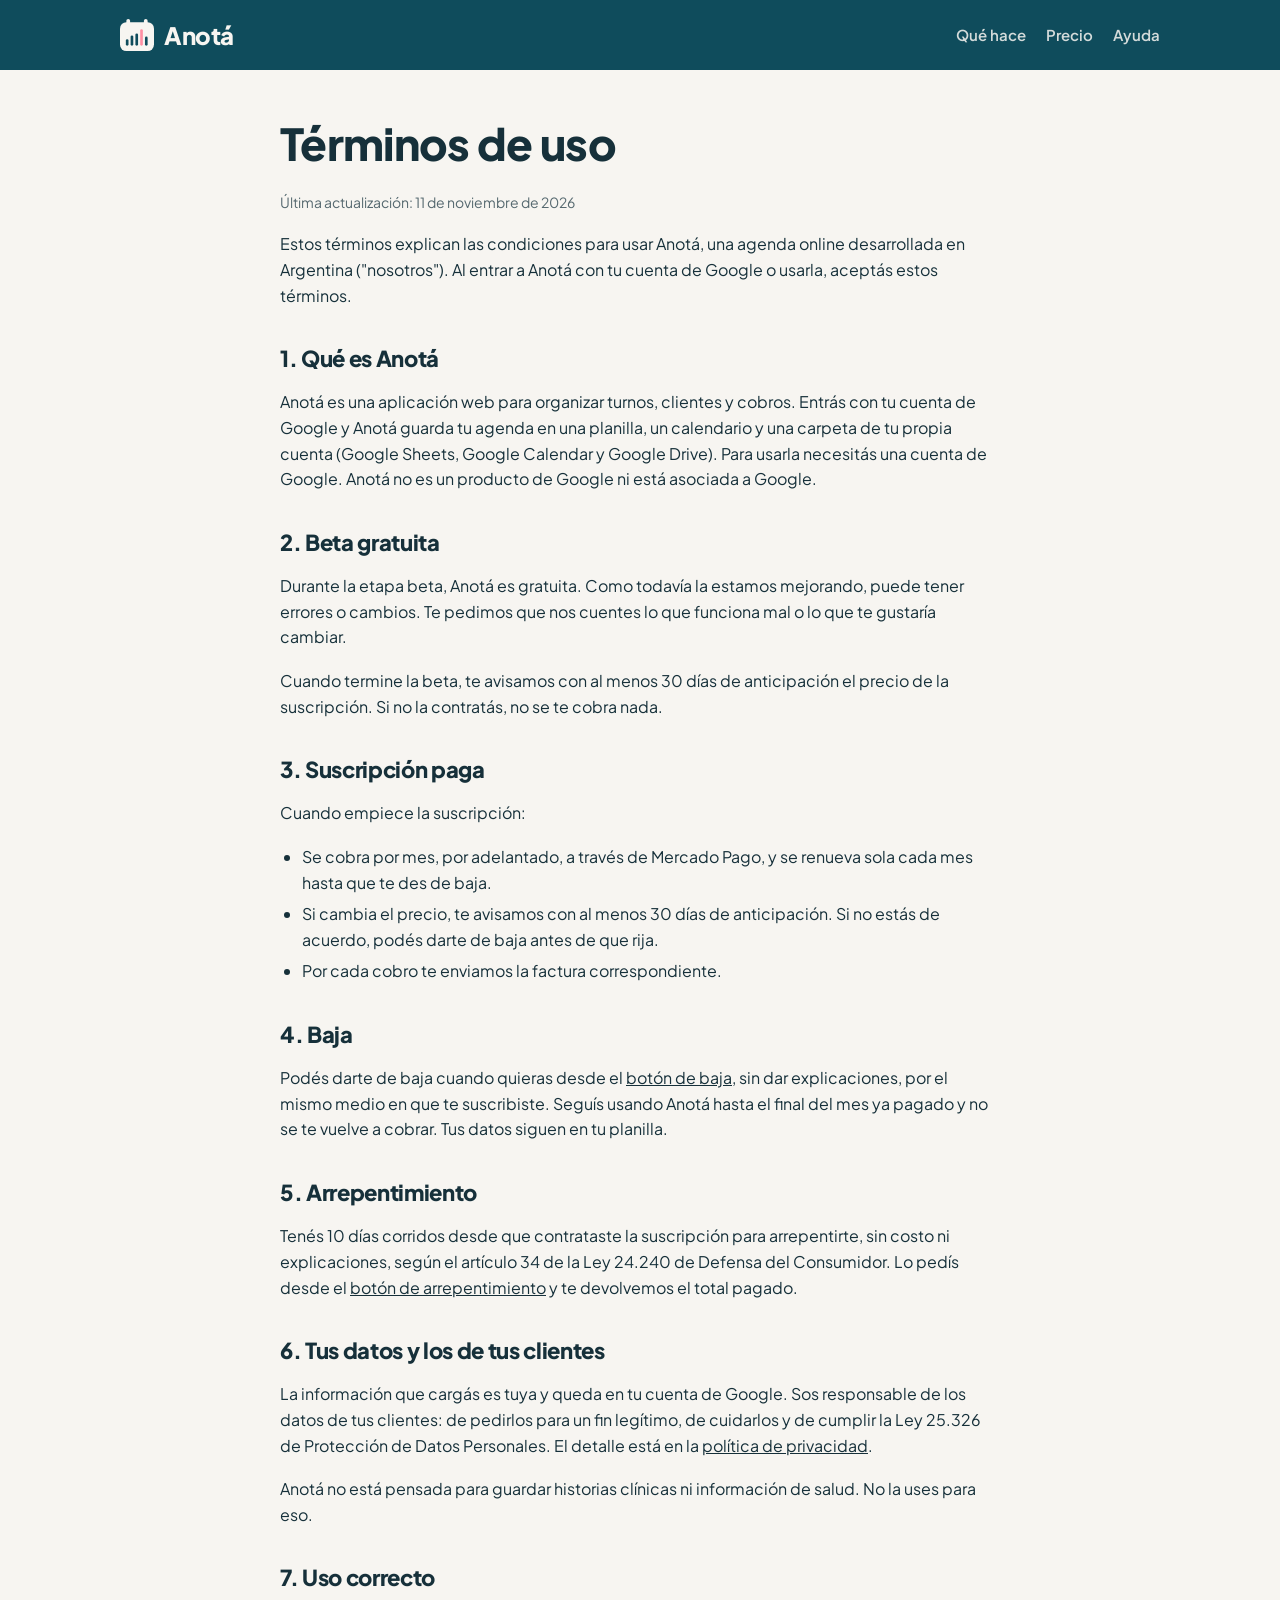
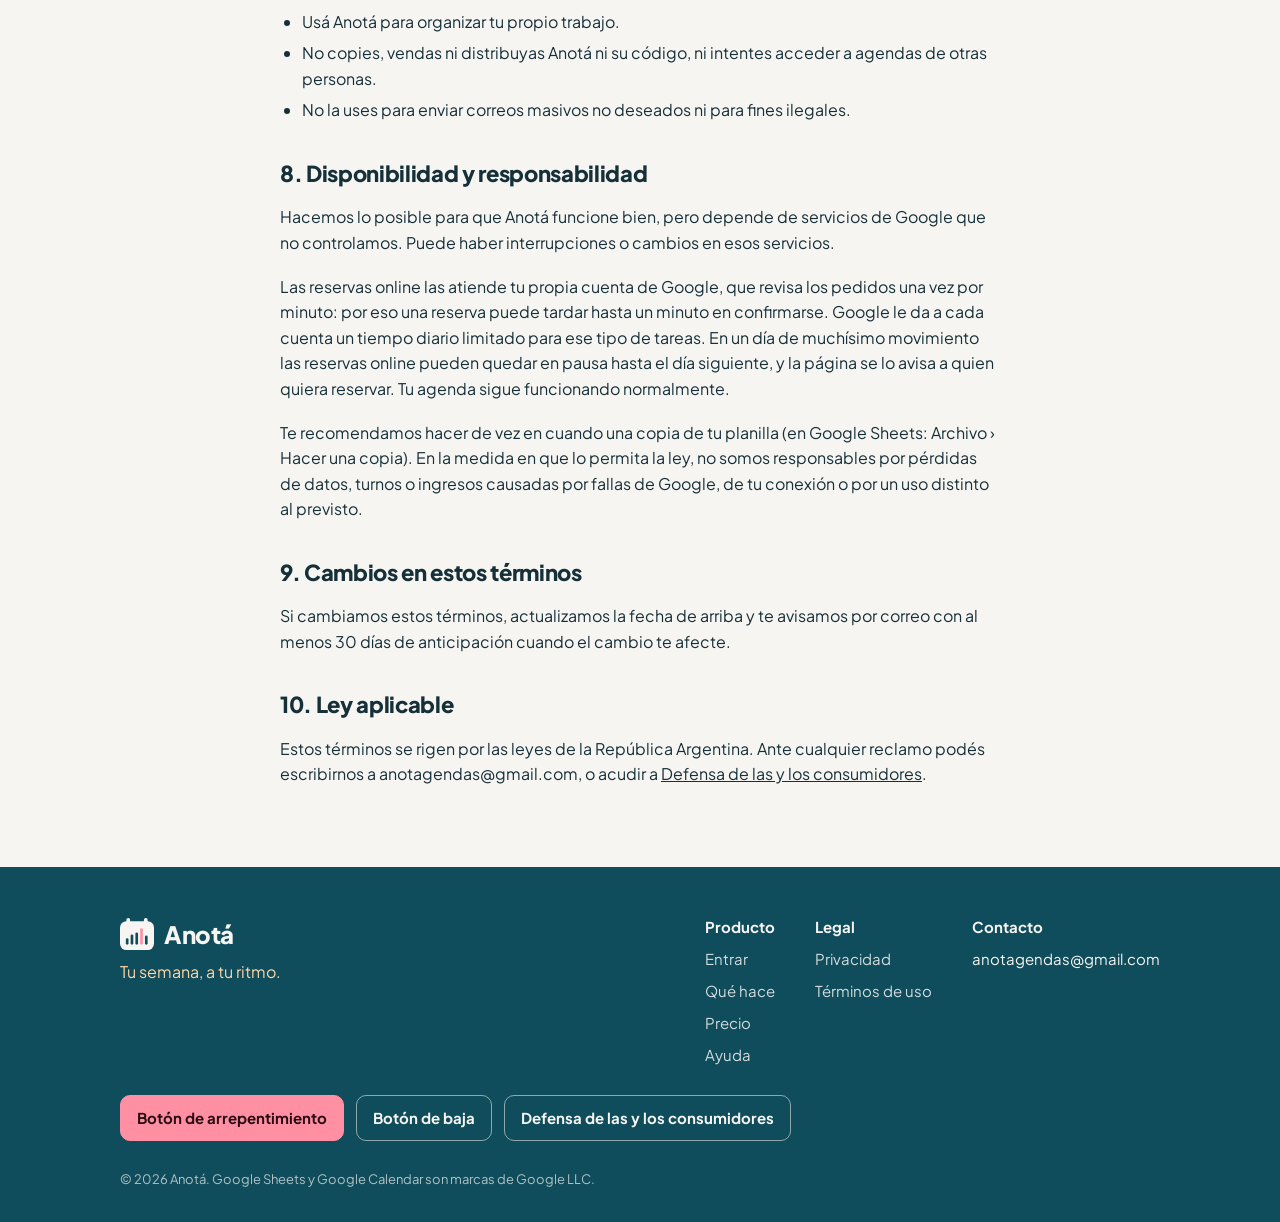
<file: terminos.html>
<!doctype html>
<html lang="es-AR">
<head>
<meta charset="utf-8">
<meta name="viewport" content="width=device-width, initial-scale=1, viewport-fit=cover">
<title>Términos de uso · Anotá</title>
<link rel="canonical" href="https://anota.ar/terminos.html">
<meta name="description" content="Condiciones para usar Anotá durante la beta y con suscripción.">
<link rel="icon" href="logo.svg" type="image/svg+xml">
<link rel="preconnect" href="https://fonts.googleapis.com">
<link rel="preconnect" href="https://fonts.gstatic.com" crossorigin>
<link rel="stylesheet" href="https://fonts.googleapis.com/css2?family=Plus+Jakarta+Sans:wght@400;500;600;700;800&display=swap">
<link rel="stylesheet" href="estilos.css">
</head>
<body>
<header class="top">
  <div class="col">
    <a class="marca" href="index.html"><img src="logo-claro.svg" alt="">Anotá</a>
    <nav aria-label="Principal">
      <a href="index.html#que-hace">Qué hace</a>
      <a href="index.html#precio">Precio</a>
      <a href="ayuda.html">Ayuda</a>
    </nav>
  </div>
</header>
<main class="doc"><div class="col">
<h1>Términos de uso</h1>
<p class="actualizado">Última actualización: 11 de noviembre de 2026</p>
<p>Estos términos explican las condiciones para usar Anotá, una agenda online desarrollada en Argentina ("nosotros"). Al entrar a Anotá con tu cuenta de Google o usarla, aceptás estos términos.</p>

<h2>1. Qué es Anotá</h2>
<p>Anotá es una aplicación web para organizar turnos, clientes y cobros. Entrás con tu cuenta de Google y Anotá guarda tu agenda en una planilla, un calendario y una carpeta de tu propia cuenta (Google Sheets, Google Calendar y Google Drive). Para usarla necesitás una cuenta de Google. Anotá no es un producto de Google ni está asociada a Google.</p>

<h2>2. Beta gratuita</h2>
<p>Durante la etapa beta, Anotá es gratuita. Como todavía la estamos mejorando, puede tener errores o cambios. Te pedimos que nos cuentes lo que funciona mal o lo que te gustaría cambiar.</p>
<p>Cuando termine la beta, te avisamos con al menos 30 días de anticipación el precio de la suscripción. Si no la contratás, no se te cobra nada.</p>

<h2>3. Suscripción paga</h2>
<p>Cuando empiece la suscripción:</p>
<ul>
<li>Se cobra por mes, por adelantado, a través de Mercado Pago, y se renueva sola cada mes hasta que te des de baja.</li>
<li>Si cambia el precio, te avisamos con al menos 30 días de anticipación. Si no estás de acuerdo, podés darte de baja antes de que rija.</li>
<li>Por cada cobro te enviamos la factura correspondiente.</li>
</ul>

<h2>4. Baja</h2>
<p>Podés darte de baja cuando quieras desde el <a href="baja.html">botón de baja</a>, sin dar explicaciones, por el mismo medio en que te suscribiste. Seguís usando Anotá hasta el final del mes ya pagado y no se te vuelve a cobrar. Tus datos siguen en tu planilla.</p>

<h2>5. Arrepentimiento</h2>
<p>Tenés 10 días corridos desde que contrataste la suscripción para arrepentirte, sin costo ni explicaciones, según el artículo 34 de la Ley 24.240 de Defensa del Consumidor. Lo pedís desde el <a href="arrepentimiento.html">botón de arrepentimiento</a> y te devolvemos el total pagado.</p>

<h2>6. Tus datos y los de tus clientes</h2>
<p>La información que cargás es tuya y queda en tu cuenta de Google. Sos responsable de los datos de tus clientes: de pedirlos para un fin legítimo, de cuidarlos y de cumplir la Ley 25.326 de Protección de Datos Personales. El detalle está en la <a href="privacidad.html">política de privacidad</a>.</p>
<p>Anotá no está pensada para guardar historias clínicas ni información de salud. No la uses para eso.</p>

<h2>7. Uso correcto</h2>
<ul>
<li>Usá Anotá para organizar tu propio trabajo.</li>
<li>No copies, vendas ni distribuyas Anotá ni su código, ni intentes acceder a agendas de otras personas.</li>
<li>No la uses para enviar correos masivos no deseados ni para fines ilegales.</li>
</ul>

<h2>8. Disponibilidad y responsabilidad</h2>
<p>Hacemos lo posible para que Anotá funcione bien, pero depende de servicios de Google que no controlamos. Puede haber interrupciones o cambios en esos servicios.</p>
<p>Las reservas online las atiende tu propia cuenta de Google, que revisa los pedidos una vez por minuto: por eso una reserva puede tardar hasta un minuto en confirmarse. Google le da a cada cuenta un tiempo diario limitado para ese tipo de tareas. En un día de muchísimo movimiento las reservas online pueden quedar en pausa hasta el día siguiente, y la página se lo avisa a quien quiera reservar. Tu agenda sigue funcionando normalmente.</p>
<p>Te recomendamos hacer de vez en cuando una copia de tu planilla (en Google Sheets: Archivo › Hacer una copia). En la medida en que lo permita la ley, no somos responsables por pérdidas de datos, turnos o ingresos causadas por fallas de Google, de tu conexión o por un uso distinto al previsto.</p>

<h2>9. Cambios en estos términos</h2>
<p>Si cambiamos estos términos, actualizamos la fecha de arriba y te avisamos por correo con al menos 30 días de anticipación cuando el cambio te afecte.</p>

<h2>10. Ley aplicable</h2>
<p>Estos términos se rigen por las leyes de la República Argentina. Ante cualquier reclamo podés escribirnos a anotagendas@gmail.com, o acudir a <a href="https://www.argentina.gob.ar/produccion/defensadelconsumidor/formulario" target="_blank" rel="noopener">Defensa de las y los consumidores</a>.</p>
</div></main>
<footer>
  <div class="col">
    <div class="pie-arriba">
      <div>
        <a class="marca" href="index.html"><img src="logo-claro.svg" alt="">Anotá</a>
        <p class="lema">Tu semana, a tu ritmo.</p>
      </div>
      <div class="pie-links">
        <div><strong>Producto</strong><a href="app/">Entrar</a><a href="index.html#que-hace">Qué hace</a><a href="index.html#precio">Precio</a><a href="ayuda.html">Ayuda</a></div>
        <div><strong>Legal</strong><a href="privacidad.html">Privacidad</a><a href="terminos.html">Términos de uso</a></div>
        <div><strong>Contacto</strong><span>anotagendas@gmail.com</span></div>
      </div>
    </div>
    <div class="legales">
      <a class="arrep" href="arrepentimiento.html">Botón de arrepentimiento</a>
      <a href="baja.html">Botón de baja</a>
      <a href="https://www.argentina.gob.ar/produccion/defensadelconsumidor/formulario" target="_blank" rel="noopener">Defensa de las y los consumidores</a>
    </div>
    <p class="chico">© 2026 Anotá. Google Sheets y Google Calendar son marcas de Google LLC.</p>
  </div>
</footer>
</body>
</html>
</file>
<file: estilos.css>
/* Anotá · web. Bandas a todo el ancho; contenido en columna de 1080px. */
:root{
  --petroleo:#0F4C5C; --petroleo-hondo:#0A3540; --chicle:#FF8FA3; --chicle-texto:#B4344F;
  --arena:#FFD6A5; --niebla:#E9E6E0; --crema:#F7F5F1;
  --bg:#F7F5F1; --card:#FFFFFF; --fg:#16303A; --muted:#55686F; --line:#E1DDD5;
  --banda:#0F4C5C; --banda-fg:#F7F5F1; --banda-lema:#FFD6A5; --acento:#0F4C5C; --acento-fg:#F7F5F1;
  --font:"Plus Jakarta Sans", system-ui, -apple-system, "Segoe UI", Roboto, sans-serif;
}
@media (prefers-color-scheme: dark){:root:not([data-theme="light"]){
  --bg:#0B2830; --card:#103642; --fg:#EEF3F2; --muted:#A9BEC2; --line:#1E4A57;
  --banda:#0A3540; --banda-fg:#F7F5F1; --banda-lema:#FFD6A5; --acento:#FF8FA3; --acento-fg:#2A0B13;
  --niebla:#16404C; --chicle-texto:#FFB3C1; color-scheme:dark}}
:root[data-theme="dark"]{
  --bg:#0B2830; --card:#103642; --fg:#EEF3F2; --muted:#A9BEC2; --line:#1E4A57;
  --banda:#0A3540; --banda-fg:#F7F5F1; --banda-lema:#FFD6A5; --acento:#FF8FA3; --acento-fg:#2A0B13;
  --niebla:#16404C; --chicle-texto:#FFB3C1; color-scheme:dark}
*{box-sizing:border-box}
html{scroll-behavior:smooth}
body{margin:0;background:var(--bg);color:var(--fg);font-family:var(--font);font-size:16px;line-height:1.6}
img{max-width:100%;height:auto;display:block}
a{color:inherit}
.col{max-width:1080px;margin:0 auto;padding-left:max(20px,env(safe-area-inset-left,0px));padding-right:max(20px,env(safe-area-inset-right,0px))}
h1,h2,h3{font-weight:800;line-height:1.15;letter-spacing:-.015em;text-wrap:balance;margin:0}
h1{font-size:clamp(36px,6vw,60px)}
h2{font-size:clamp(26px,3.6vw,36px)}
h3{font-size:19px}
p{margin:0}
.eyebrow{font-size:13px;font-weight:700;letter-spacing:.08em;text-transform:uppercase;color:var(--muted)}

/* Barra superior */
.top{background:var(--banda);color:var(--banda-fg)}
.top .col{display:flex;align-items:center;justify-content:space-between;gap:16px;padding-block:16px;flex-wrap:wrap}
.marca{display:flex;align-items:center;gap:10px;text-decoration:none;font-weight:800;font-size:24px;letter-spacing:-.02em}
.marca img{width:34px;height:auto}
.top nav{display:flex;gap:20px;flex-wrap:wrap;font-size:15px;font-weight:600;margin-left:auto}
.top nav a{text-decoration:none;opacity:.85}
.top nav a:hover,.top nav a[aria-current]{opacity:1;text-decoration:underline;text-underline-offset:4px}
.top .entrar{background:var(--chicle);color:#2A0B13;font-weight:700;font-size:15px;padding:6px 16px;border-radius:99px;text-decoration:none}
@media (max-width:860px){.top nav{order:3;width:100%}}

/* Portada */
.hero{background:var(--banda);color:var(--banda-fg)}
.hero .col{display:grid;grid-template-columns:1.05fr 1fr;gap:48px;align-items:center;padding-block:40px 64px}
.hero .texto{display:flex;flex-direction:column;gap:20px;min-width:0}
.hero .lema{color:var(--banda-lema)}
.hero p.bajada{font-size:19px;max-width:34ch;opacity:.92}
.beta-chip{align-self:flex-start;background:var(--chicle);color:#2A0B13;font-weight:800;font-size:13px;letter-spacing:.06em;text-transform:uppercase;padding:5px 12px;border-radius:99px}
.acciones{display:flex;gap:12px;flex-wrap:wrap}
.btn{display:inline-flex;align-items:center;justify-content:center;min-height:48px;padding:0 22px;border-radius:12px;font-weight:700;font-size:16px;text-decoration:none;border:2px solid transparent;cursor:pointer;font-family:inherit}
.btn-chicle{background:var(--chicle);color:#2A0B13}
.btn-claro{border-color:rgba(247,245,241,.5);color:var(--banda-fg)}
.btn-acento{background:var(--acento);color:var(--acento-fg)}
.btn-borde{border-color:var(--line);color:var(--fg);background:var(--card)}
.btn:focus-visible,a:focus-visible{outline:3px solid var(--chicle);outline-offset:3px}
.pantallas{position:relative;min-width:0}
.pantallas .escritorio{border-radius:14px;box-shadow:0 24px 60px rgba(0,0,0,.35);border:1px solid rgba(255,255,255,.15)}
.pantallas .celular{position:absolute;right:-8px;bottom:-36px;width:30%;border-radius:20px;border:5px solid #082A33;box-shadow:0 18px 40px rgba(0,0,0,.4)}

/* Secciones */
section{padding-block:72px}
.cabeza{display:flex;flex-direction:column;gap:12px;max-width:640px;margin-bottom:40px}
.cabeza p{color:var(--muted);font-size:18px}
.rubros{display:grid;grid-template-columns:repeat(3,1fr);gap:16px}
.rubro{background:var(--card);border:1px solid var(--line);border-radius:16px;padding:24px;display:flex;flex-direction:column;gap:8px}
.rubro p{color:var(--muted)}
.rubro .ej{font-size:14px;color:var(--chicle-texto);font-weight:700}

.funcion{display:grid;grid-template-columns:1fr 1.3fr;gap:48px;align-items:center;padding-block:36px;border-top:1px solid var(--line)}
.funcion:first-of-type{border-top:0}
.funcion.invertida{grid-template-columns:1.3fr 1fr}
.funcion.invertida .f-texto{order:2}
.f-texto{display:flex;flex-direction:column;gap:12px;min-width:0}
.f-texto p{color:var(--muted);font-size:17px}
.f-texto ul{margin:4px 0 0;padding-left:20px;color:var(--muted);display:flex;flex-direction:column;gap:4px}
.f-img{min-width:0}
.f-img img{border-radius:12px;border:1px solid var(--line);box-shadow:0 10px 30px rgba(15,76,92,.12)}
.f-img.angosta img{max-width:320px;margin:0 auto}

.pasos{display:grid;grid-template-columns:repeat(3,1fr);gap:16px;counter-reset:paso}
.paso{display:flex;flex-direction:column;gap:10px;padding:24px;border-radius:16px;background:var(--card);border:1px solid var(--line)}
.paso::before{counter-increment:paso;content:counter(paso);width:36px;height:36px;border-radius:50%;background:var(--acento);color:var(--acento-fg);display:grid;place-items:center;font-weight:800}
.paso p{color:var(--muted)}

.datos{background:var(--niebla)}
.datos .col{display:grid;grid-template-columns:1fr 1fr;gap:48px;align-items:start}
.datos ul{margin:0;padding:0;list-style:none;display:flex;flex-direction:column;gap:14px}
.datos li{display:flex;gap:12px;align-items:flex-start}
.datos li::before{content:"";flex:0 0 10px;height:10px;margin-top:8px;border-radius:3px;background:var(--chicle)}

.precio{display:grid;grid-template-columns:1fr 1fr;gap:16px}
.plan{border-radius:20px;padding:32px;display:flex;flex-direction:column;gap:14px;border:1px solid var(--line);background:var(--card)}
.plan.destacado{background:var(--banda);color:var(--banda-fg);border-color:transparent}
.plan.destacado p,.plan.destacado li{color:rgba(247,245,241,.85)}
.plan .monto{font-size:44px;font-weight:800;letter-spacing:-.02em}
.plan p,.plan li{color:var(--muted)}
.plan ul{margin:0;padding-left:20px;display:flex;flex-direction:column;gap:6px}

/* Pie */
footer{background:var(--banda);color:var(--banda-fg);padding-block:48px 32px}
footer .col{display:flex;flex-direction:column;gap:28px}
.pie-arriba{display:flex;justify-content:space-between;gap:32px;flex-wrap:wrap}
.pie-arriba .lema{color:var(--banda-lema);margin-top:6px}
.pie-links{display:flex;gap:40px;flex-wrap:wrap;font-size:15px}
.pie-links div{display:flex;flex-direction:column;gap:8px}
.pie-links a{text-decoration:none;opacity:.85}
.pie-links a:hover{opacity:1;text-decoration:underline}
.legales{display:flex;gap:12px;flex-wrap:wrap}
.legales a{border:1.5px solid rgba(247,245,241,.55);border-radius:10px;padding:10px 16px;font-weight:700;text-decoration:none;font-size:15px}
.legales a.arrep{background:var(--chicle);color:#2A0B13;border-color:var(--chicle)}
.chico{font-size:13px;opacity:.7}

/* Páginas de texto */
.doc{padding-block:48px 80px}
.doc .col{max-width:760px;display:flex;flex-direction:column;gap:18px}
.doc h1{font-size:clamp(32px,5vw,44px);margin-bottom:4px}
.doc h2{font-size:22px;margin-top:20px}
.doc p,.doc li{color:var(--fg)}
.doc .actualizado{color:var(--muted);font-size:14px}
.doc ul{margin:0;padding-left:22px;display:flex;flex-direction:column;gap:6px}
.doc .aviso{background:var(--niebla);border-radius:12px;padding:16px 18px}
.doc table{border-collapse:collapse;width:100%;font-size:15px}
.doc .tabla{overflow-x:auto}
.doc th,.doc td{text-align:left;padding:10px 12px;border-bottom:1px solid var(--line);vertical-align:top}
.doc th{font-weight:700}
details{background:var(--card);border:1px solid var(--line);border-radius:12px;padding:0 18px}
details summary{cursor:pointer;font-weight:700;padding:16px 0;list-style-position:outside}
details[open] summary{border-bottom:1px solid var(--line);margin-bottom:12px}
details p{padding-bottom:16px;color:var(--muted)}
.formu{display:flex;flex-direction:column;gap:14px;background:var(--card);border:1px solid var(--line);border-radius:16px;padding:24px}
.formu label{font-weight:700;display:flex;flex-direction:column;gap:6px}
.formu input,.formu select,.formu textarea{font:inherit;padding:12px;border-radius:10px;border:1.5px solid var(--line);background:var(--bg);color:var(--fg)}
.formu .nota{color:var(--muted);font-size:14px}
.resultado{background:var(--niebla);border-radius:12px;padding:16px 18px}

@media (max-width:860px){
  .hero .col,.funcion,.funcion.invertida,.datos .col,.precio{grid-template-columns:1fr}
  .funcion.invertida .f-texto{order:0}
  .rubros,.pasos{grid-template-columns:1fr}
  .pantallas{margin-bottom:28px}
  .pantallas .celular{right:4px;bottom:-24px;width:28%}
  section{padding-block:52px}
}
@media (prefers-reduced-motion:reduce){html{scroll-behavior:auto}}
</file>
